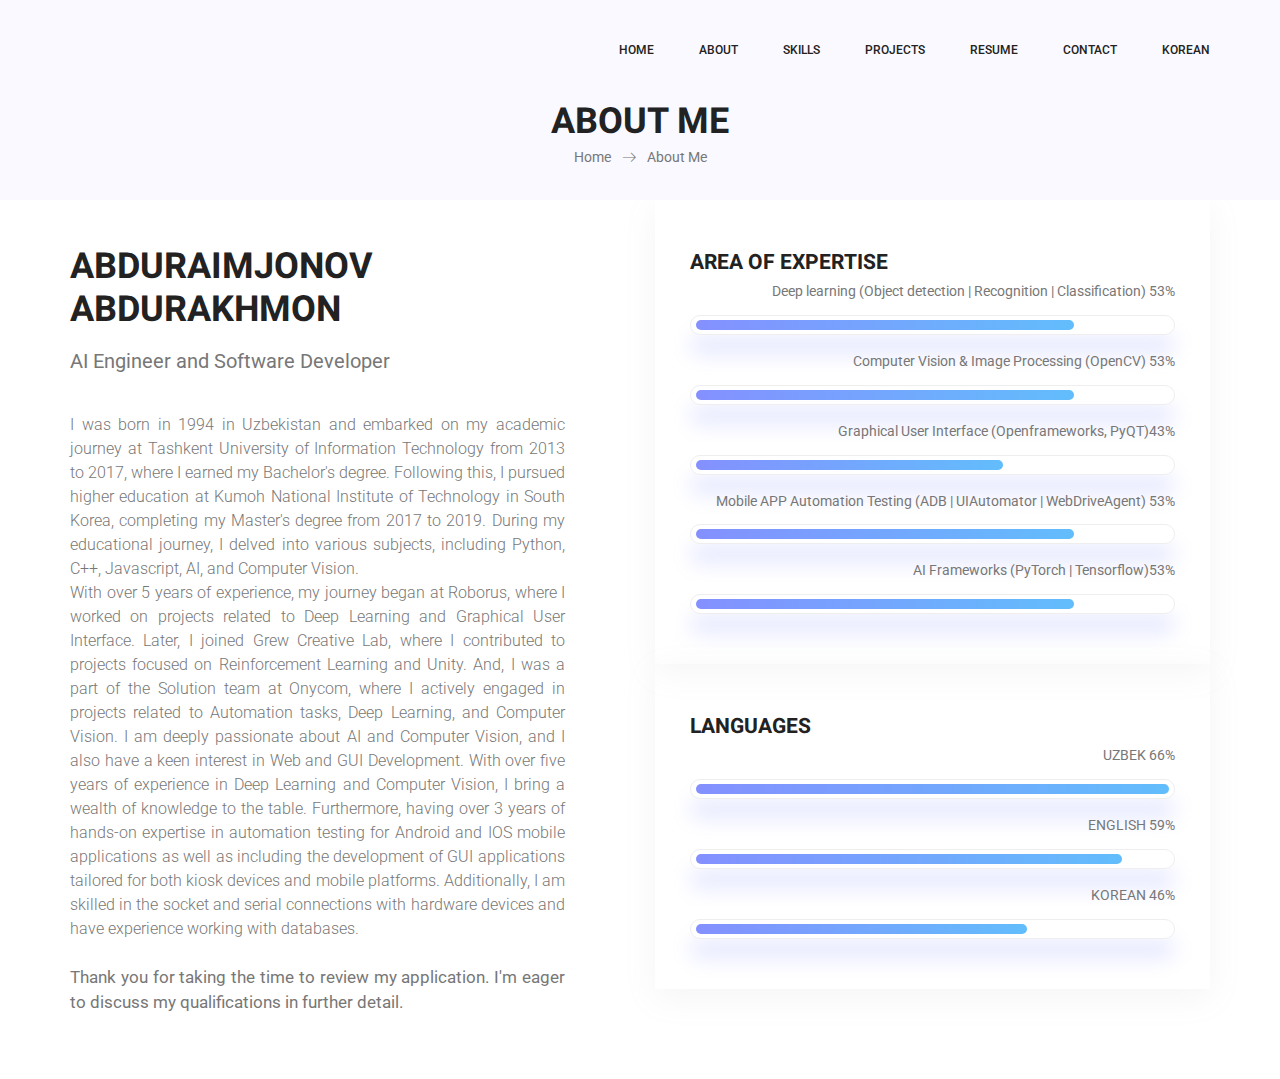
<file: about-us.html>
<!doctype html>
<html lang="en">
    <head>
        <!-- Required meta tags -->
        <meta charset="utf-8">
        <meta name="viewport" content="width=device-width, initial-scale=1, shrink-to-fit=no">
        <link rel="icon" href="img/favicon.png" type="image/png">
        <title>Abdurakhmon Abduraimjonov</title>
        <!-- Bootstrap CSS -->
        <link rel="stylesheet" href="css/bootstrap.css">
        <link rel="stylesheet" href="vendors/linericon/style.css">
        <link rel="stylesheet" href="css/font-awesome.min.css">
        <link rel="stylesheet" href="vendors/owl-carousel/owl.carousel.min.css">
        <link rel="stylesheet" href="vendors/lightbox/simpleLightbox.css">
        <link rel="stylesheet" href="vendors/nice-select/css/nice-select.css">
        <link rel="stylesheet" href="vendors/animate-css/animate.css">
        <link rel="stylesheet" href="vendors/flaticon/flaticon.css">
        <!-- main css -->
        <link rel="stylesheet" href="css/style.css">
        <link rel="stylesheet" href="css/responsive.css">
    </head>
    <body>
        
        <!--================Header Menu Area =================-->
        <header class="header_area">
            <div class="main_menu" id="mainNav">
            	<nav class="navbar navbar-expand-lg navbar-light">
					<div class="container box_1620">
						<!-- Brand and toggle get grouped for better mobile display -->
						<!-- <a class="navbar-brand logo_h" href="index.html"><img src="img/logo.png" alt=""></a> -->
						<button class="navbar-toggler" type="button" data-toggle="collapse" data-target="#navbarSupportedContent" aria-controls="navbarSupportedContent" aria-expanded="false" aria-label="Toggle navigation">
							<span class="icon-bar"></span>
							<span class="icon-bar"></span>
							<span class="icon-bar"></span>
						</button>
						<!-- Collect the nav links, forms, and other content for toggling -->
						<div class="collapse navbar-collapse offset" id="navbarSupportedContent">
							<ul class="nav navbar-nav menu_nav ml-auto">
								<li class="nav-item active"><a class="nav-link" href="index.html">Home</a></li> 
								<li class="nav-item"><a class="nav-link" href="about-us.html">About</a></li> 
								<li class="nav-item"><a class="nav-link" href="skills.html">Skills</a></li>
								<li class="nav-item"><a class="nav-link" href="projects.html">Projects</a></li>
								<li class="nav-item"><a class="nav-link" href="docs/RESUME.pdf" target="_blank">Resume</a>	</li>
								<!-- <li class="nav-item submenu dropdown">
									<a href="#" class="nav-link dropdown-toggle" data-toggle="dropdown" role="button" aria-haspopup="true" aria-expanded="false">Pages</a>
									<ul class="dropdown-menu">
										<li class="nav-item"><a class="nav-link" href="portfolio.html">Portfolio</a></li>
										<li class="nav-item"><a class="nav-link" href="portfolio-details.html">Project Details</a></li>
										<li class="nav-item"><a class="nav-link" href="elements.html">Elements</a></li>
									</ul>
								</li>  -->
								<!-- <li class="nav-item submenu dropdown">
									<a href="#" class="nav-link dropdown-toggle" data-toggle="dropdown" role="button" aria-haspopup="true" aria-expanded="false">Blog</a>
									<ul class="dropdown-menu">
										<li class="nav-item"><a class="nav-link" href="blog.html">Blog</a></li>
										<li class="nav-item"><a class="nav-link" href="single-blog.html">Blog Details</a></li>
									</ul>
								</li>  -->
								<li class="nav-item"><a class="nav-link" href="contact.html">Contact</a></li>
								<li class="nav-item"><a class="nav-link" href="about_kor.html">Korean</a></li>
							</ul>
						</div> 
					</div>
            	</nav>
            </div>
        </header>
        <!--================Header Menu Area =================-->
        
        <!--================Home Banner Area =================-->
        <section class="banner_area">
            <div class="banner_inner d-flex align-items-center">
            	<div class="overlay bg-parallax" data-stellar-ratio="0.9" data-stellar-vertical-offset="0" data-background=""></div>
				<div class="container">
					<div class="banner_content text-center">
						<h2>About Me</h2>
						<div class="page_link">
							<a href="index.html">Home</a>
							<a href="about-us.html">About Me</a>
						</div>
					</div>
				</div>
            </div>
        </section>
        <!--================End Home Banner Area =================-->
        
        <!--================Welcome Area =================-->
        <section class="welcome_area p_80">
        	<div class="container">
        		<div class="row welcome_inner">
        			<div class="col-lg-6">
        				<div class="welcome_text">
        					<h4>Abduraimjonov Abdurakhmon</h4>
							<p class="lead" style="font-size: 15pt"><strong>AI Engineer and Software Developer</strong></p>
							<p class="lead" align="justify" style="font-size: 12pt">I was born in 1994 in Uzbekistan and embarked on my academic journey at Tashkent University of Information Technology from 2013 to 2017, where I earned my Bachelor's degree. Following this, I pursued higher education at Kumoh National Institute of Technology in South Korea, completing my Master's degree from 2017 to 2019. During my educational journey, I delved into various subjects, including Python, 
								C++, Javascript, AI, and Computer Vision. <br> With over 5 years of experience, my journey began at Roborus, where I worked on projects related to Deep Learning and Graphical User Interface. Later, I joined Grew Creative Lab, where I contributed to projects focused on Reinforcement Learning and Unity. And, I was a part of the Solution team at Onycom, where I actively engaged in projects related to Automation tasks, Deep Learning, and Computer Vision. I am deeply passionate about AI and Computer Vision, and I also have a keen interest in Web and GUI Development. With over five years of experience in Deep Learning and Computer Vision, I bring a wealth of knowledge to the table. Furthermore, having over 3 years of hands-on expertise in automation testing for Android and IOS mobile applications as well as including the development of GUI applications tailored for both kiosk devices and mobile platforms.
								Additionally, I am skilled in the socket and serial connections with hardware devices and have experience working with databases.

								
								<br><br><strong style="font-size: 13pt; margin-bottom:0px">Thank you for taking the time to review my application. I'm eager to discuss my qualifications in further detail.</strong></br></br></p>
							
							
							<!-- <ul style="padding-left:30px">
								<li class="lead" style="font-size: 14pt">Master of Engineering in Computer Science/Artificial Intelligence</li>
								<li class="lead" style="font-size: 14pt">Bachelor of Science in Computer Science and Engineering</li>
								<li class="lead" style="font-size: 14pt">Certificate of Advanced Undergraduate Research in Artificial Intelligence and Machine Learning</li>
							</ul> -->
        					<!-- <p>inappropriate behavior is often laughed off as “boys will be boys,” women face higher conduct standards especially in the workplace. That’s why it’s crucial that, as women, our behavior on the job is beyond reproach. inappropriate behavior is often laughed.</p> -->
        					<!-- <div class="row"  align="center">
        						<div class="col-md-4">
        							<div class="wel_item">
        								<i class="lnr lnr-database"></i>
        								<h4>$2.5M</h4>
        								<p>Total Donation</p>
        							</div>
        						</div>
        						<div class="col-md-4">
        							<div class="wel_item">
        								<i class="lnr lnr-book"></i>
        								<h4>1465</h4>
        								<p>Total Projects</p>
        							</div>
        						</div>
        						<div class="col-md-4">
        							<div class="wel_item">
        								<i class="lnr lnr-users"></i>
        								<h4>3965</h4>
        								<p>Total Volunteers</p>
        							</div>
        						</div>
        					</div> -->
        				</div>
        			</div>
        			<div class="col-lg-6">
        				<div class="tools_expert">
        					<h3>Area of Expertise</h3>
        					<div class="skill_main">
								<div class="skill_item">
									<h4>Deep learning (Object detection | Recognition | Classification) <span class="counter">80</span>%</h4>
									<div class="progress">
										<div class="progress-bar" role="progressbar" aria-valuenow="80" aria-valuemin="0" aria-valuemax="100"></div>
									</div>
								</div>
								<div class="skill_item">
									<h4>Computer Vision & Image Processing (OpenCV) <span class="counter">80</span>%</h4>
									<div class="progress">
										<div class="progress-bar" role="progressbar" aria-valuenow="80" aria-valuemin="0" aria-valuemax="100"></div>
									</div>
								</div>
								<div class="skill_item">
									<h4>Graphical User Interface (Openframeworks, PyQT)<span class="counter">65</span>%</h4>
									<div class="progress">
										<div class="progress-bar" role="progressbar" aria-valuenow="65" aria-valuemin="0" aria-valuemax="100"></div>
									</div>
								</div>
								<div class="skill_item">
									<h4>Mobile APP Automation Testing (ADB | UIAutomator | WebDriveAgent) <span class="counter">80</span>%</h4>
									<div class="progress">
										<div class="progress-bar" role="progressbar" aria-valuenow="80" aria-valuemin="0" aria-valuemax="100"></div>
									</div>
								</div>								
								<div class="skill_item">
									<h4>AI Frameworks (PyTorch | Tensorflow)<span class="counter">80</span>%</h4>
									<div class="progress">
										<div class="progress-bar" role="progressbar" aria-valuenow="80" aria-valuemin="0" aria-valuemax="100"></div>
									</div>
								</div>
								<!-- <div class="skill_item">
									<h4><strong>Coding (Python | Team Coding | Debugging) </strong><span class="counter">90</span>%</h4>
									<div class="progress">
										<div class="progress-bar" role="progressbar" aria-valuenow="90" aria-valuemin="0" aria-valuemax="100"></div>
									</div>
								</div> -->
							</div>
        				</div>
						<div class="tools_expert">
        					<h3>Languages</h3>
        					<div class="skill_main">
								<div class="skill_item">
									<h4>UZBEK  <span class="counter">100</span>%</h4>
									<div class="progress">
										<div class="progress-bar" role="progressbar" aria-valuenow="100" aria-valuemin="0" aria-valuemax="100"></div>
									</div>
								</div>
								<div class="skill_item">
									<h4>ENGLISH  <span class="counter">90</span>%</h4>
									<div class="progress">
										<div class="progress-bar" role="progressbar" aria-valuenow="90" aria-valuemin="0" aria-valuemax="100"></div>
									</div>
								</div>
								<div class="skill_item">
									<h4>KOREAN  <span class="counter">70</span>%</h4>
									<div class="progress">
										<div class="progress-bar" role="progressbar" aria-valuenow="70" aria-valuemin="0" aria-valuemax="100"></div>
									</div>
								</div>								
							</div>
        				</div>
        			</div>
        		</div>
        	</div>
        </section>
        <!--================End Welcome Area =================-->
        

        
        <!-- Optional JavaScript -->
        <!-- jQuery first, then Popper.js, then Bootstrap JS -->
        <script src="js/jquery-3.2.1.min.js"></script>
        <script src="js/popper.js"></script>
        <script src="js/bootstrap.min.js"></script>
        <script src="js/stellar.js"></script>
        <script src="vendors/lightbox/simpleLightbox.min.js"></script>
        <script src="vendors/nice-select/js/jquery.nice-select.min.js"></script>
        <script src="vendors/isotope/imagesloaded.pkgd.min.js"></script>
        <script src="vendors/isotope/isotope-min.js"></script>
        <script src="vendors/owl-carousel/owl.carousel.min.js"></script>
        <script src="js/jquery.ajaxchimp.min.js"></script>
        <script src="js/mail-script.js"></script>
        <script src="vendors/counter-up/jquery.waypoints.min.js"></script>
        <script src="vendors/counter-up/jquery.counterup.min.js"></script>
        <script src="js/theme.js"></script>
    </body>
</html>
</file>
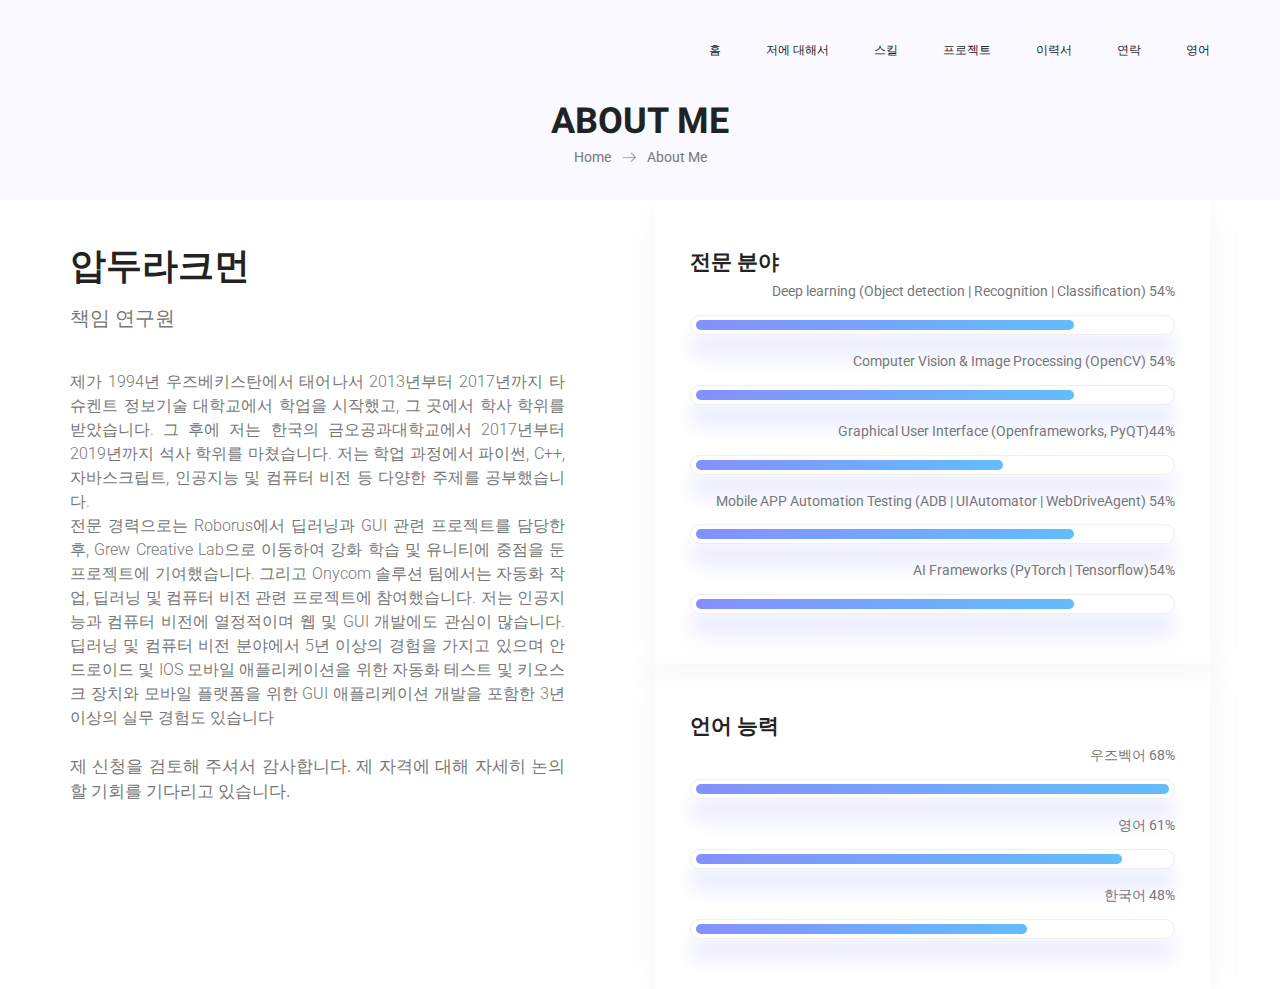
<file: about_kor.html>
<!doctype html>
<html lang="en">
    <head>
        <!-- Required meta tags -->
        <meta charset="utf-8">
        <meta name="viewport" content="width=device-width, initial-scale=1, shrink-to-fit=no">
        <link rel="icon" href="img/favicon.png" type="image/png">
        <title>Abdurakhmon Abduraimjonov</title>
        <!-- Bootstrap CSS -->
        <link rel="stylesheet" href="css/bootstrap.css">
        <link rel="stylesheet" href="vendors/linericon/style.css">
        <link rel="stylesheet" href="css/font-awesome.min.css">
        <link rel="stylesheet" href="vendors/owl-carousel/owl.carousel.min.css">
        <link rel="stylesheet" href="vendors/lightbox/simpleLightbox.css">
        <link rel="stylesheet" href="vendors/nice-select/css/nice-select.css">
        <link rel="stylesheet" href="vendors/animate-css/animate.css">
        <link rel="stylesheet" href="vendors/flaticon/flaticon.css">
        <!-- main css -->
        <link rel="stylesheet" href="css/style.css">
        <link rel="stylesheet" href="css/responsive.css">
    </head>
    <body>
        
        <!--================Header Menu Area =================-->
        <header class="header_area">
            <div class="main_menu" id="mainNav">
            	<nav class="navbar navbar-expand-lg navbar-light">
					<div class="container box_1620">
						<!-- Brand and toggle get grouped for better mobile display -->
						<!-- <a class="navbar-brand logo_h" href="index.html"><img src="img/logo.png" alt=""></a> -->
						<button class="navbar-toggler" type="button" data-toggle="collapse" data-target="#navbarSupportedContent" aria-controls="navbarSupportedContent" aria-expanded="false" aria-label="Toggle navigation">
							<span class="icon-bar"></span>
							<span class="icon-bar"></span>
							<span class="icon-bar"></span>
						</button>
						<!-- Collect the nav links, forms, and other content for toggling -->
						<div class="collapse navbar-collapse offset" id="navbarSupportedContent">
							<ul class="nav navbar-nav menu_nav ml-auto">
								<li class="nav-item active"><a class="nav-link" href="index_korean.html">홈</a></li> 
								<li class="nav-item"><a class="nav-link" href="about_kor.html">저에 대해서</a></li> 
								<li class="nav-item"><a class="nav-link" href="skills.html">스킬</a></li>
								<li class="nav-item"><a class="nav-link" href="projects.html">프로젝트</a></li>
								<li class="nav-item"><a class="nav-link" href="docs/RESUME.pdf" target="_blank">이력서</a></li>
								<!-- <li class="nav-item submenu dropdown">
									<a href="#" class="nav-link dropdown-toggle" data-toggle="dropdown" role="button" aria-haspopup="true" aria-expanded="false">Pages</a>
									<ul class="dropdown-menu">
										<li class="nav-item"><a class="nav-link" href="portfolio.html">Portfolio</a></li>
										<li class="nav-item"><a class="nav-link" href="portfolio-details.html">Project Details</a></li>
										<li class="nav-item"><a class="nav-link" href="elements.html">Elements</a></li>
									</ul>
								</li>  -->
								<!-- <li class="nav-item submenu dropdown">
									<a href="#" class="nav-link dropdown-toggle" data-toggle="dropdown" role="button" aria-haspopup="true" aria-expanded="false">Blog</a>
									<ul class="dropdown-menu">
										<li class="nav-item"><a class="nav-link" href="blog.html">Blog</a></li>
										<li class="nav-item"><a class="nav-link" href="single-blog.html">Blog Details</a></li>
									</ul>
								</li>  -->
								<li class="nav-item"><a class="nav-link" href="contact.html">연락</a></li>
								<li class="nav-item"><a class="nav-link" href="about-us.html">영어</a></li>
							</ul>
						</div> 
					</div>
            	</nav>
            </div>
        </header>
        <!--================Header Menu Area =================-->
        
        <!--================Home Banner Area =================-->
        <section class="banner_area">
            <div class="banner_inner d-flex align-items-center">
            	<div class="overlay bg-parallax" data-stellar-ratio="0.9" data-stellar-vertical-offset="0" data-background=""></div>
				<div class="container">
					<div class="banner_content text-center">
						<h2>About Me</h2>
						<div class="page_link">
							<a href="index.html">Home</a>
							<a href="about-us.html">About Me</a>
						</div>
					</div>
				</div>
            </div>
        </section>
        <!--================End Home Banner Area =================-->
        
        <!--================Welcome Area =================-->
        <section class="welcome_area p_80">
        	<div class="container">
        		<div class="row welcome_inner">
        			<div class="col-lg-6">
        				<div class="welcome_text">
        					<h4>압두라크먼</h4>
							<p class="lead" style="font-size: 15pt"><strong>책임 연구원</strong></p>
							<p class="lead" align="justify" style="font-size: 12pt">제가 1994년 우즈베키스탄에서 태어나서 2013년부터 2017년까지 타슈켄트 정보기술 대학교에서 학업을 시작했고, 그 곳에서 학사 학위를 받았습니다. 그 후에 저는 한국의 금오공과대학교에서 2017년부터 2019년까지 석사 학위를 마쳤습니다. 저는 학업 과정에서 파이썬, C++, 자바스크립트, 인공지능 및 컴퓨터 비전 등 다양한 주제를 공부했습니다.
								<br> 전문 경력으로는 Roborus에서 딥러닝과 GUI 관련 프로젝트를 담당한 후, Grew Creative Lab으로 이동하여 강화 학습 및 유니티에 중점을 둔 프로젝트에 기여했습니다. 그리고 Onycom 솔루션 팀에서는 자동화 작업, 딥러닝 및 컴퓨터 비전 관련 프로젝트에 참여했습니다. 저는 인공지능과 컴퓨터 비전에 열정적이며 웹 및 GUI 개발에도 관심이 많습니다. 딥러닝 및 컴퓨터 비전 분야에서 5년 이상의 경험을 가지고 있으며 안드로이드 및 IOS 모바일 애플리케이션을 위한 자동화 테스트 및 키오스크 장치와 모바일 플랫폼을 위한 GUI 애플리케이션 개발을 포함한 3년 이상의 실무 경험도 있습니다
								<br><br><strong style="font-size: 13pt; margin-bottom:0px">제 신청을 검토해 주셔서 감사합니다. 제 자격에 대해 자세히 논의할 기회를 기다리고 있습니다.</strong></br></br></p>
							
							
							<!-- <ul style="padding-left:30px">
								<li class="lead" style="font-size: 14pt">Master of Engineering in Computer Science/Artificial Intelligence</li>
								<li class="lead" style="font-size: 14pt">Bachelor of Science in Computer Science and Engineering</li>
								<li class="lead" style="font-size: 14pt">Certificate of Advanced Undergraduate Research in Artificial Intelligence and Machine Learning</li>
							</ul> -->
        					<!-- <p>inappropriate behavior is often laughed off as “boys will be boys,” women face higher conduct standards especially in the workplace. That’s why it’s crucial that, as women, our behavior on the job is beyond reproach. inappropriate behavior is often laughed.</p> -->
        					<!-- <div class="row"  align="center">
        						<div class="col-md-4">
        							<div class="wel_item">
        								<i class="lnr lnr-database"></i>
        								<h4>$2.5M</h4>
        								<p>Total Donation</p>
        							</div>
        						</div>
        						<div class="col-md-4">
        							<div class="wel_item">
        								<i class="lnr lnr-book"></i>
        								<h4>1465</h4>
        								<p>Total Projects</p>
        							</div>
        						</div>
        						<div class="col-md-4">
        							<div class="wel_item">
        								<i class="lnr lnr-users"></i>
        								<h4>3965</h4>
        								<p>Total Volunteers</p>
        							</div>
        						</div>
        					</div> -->
        				</div>
        			</div>
        			<div class="col-lg-6">
        				<div class="tools_expert">
        					<h3>전문 분야</h3>
        					<div class="skill_main">
								<div class="skill_item">
									<h4>Deep learning (Object detection | Recognition | Classification) <span class="counter">80</span>%</h4>
									<div class="progress">
										<div class="progress-bar" role="progressbar" aria-valuenow="80" aria-valuemin="0" aria-valuemax="100"></div>
									</div>
								</div>
								<div class="skill_item">
									<h4>Computer Vision & Image Processing (OpenCV) <span class="counter">80</span>%</h4>
									<div class="progress">
										<div class="progress-bar" role="progressbar" aria-valuenow="80" aria-valuemin="0" aria-valuemax="100"></div>
									</div>
								</div>
								<div class="skill_item">
									<h4>Graphical User Interface (Openframeworks, PyQT)<span class="counter">65</span>%</h4>
									<div class="progress">
										<div class="progress-bar" role="progressbar" aria-valuenow="65" aria-valuemin="0" aria-valuemax="100"></div>
									</div>
								</div>
								<div class="skill_item">
									<h4>Mobile APP Automation Testing (ADB | UIAutomator | WebDriveAgent) <span class="counter">80</span>%</h4>
									<div class="progress">
										<div class="progress-bar" role="progressbar" aria-valuenow="80" aria-valuemin="0" aria-valuemax="100"></div>
									</div>
								</div>								
								<div class="skill_item">
									<h4>AI Frameworks (PyTorch | Tensorflow)<span class="counter">80</span>%</h4>
									<div class="progress">
										<div class="progress-bar" role="progressbar" aria-valuenow="80" aria-valuemin="0" aria-valuemax="100"></div>
									</div>
								</div>
								<!-- <div class="skill_item">
									<h4><strong>Coding (Python | Team Coding | Debugging) </strong><span class="counter">90</span>%</h4>
									<div class="progress">
										<div class="progress-bar" role="progressbar" aria-valuenow="90" aria-valuemin="0" aria-valuemax="100"></div>
									</div>
								</div> -->
							</div>
        				</div>
						<div class="tools_expert">
        					<h3>언어 능력</h3>
        					<div class="skill_main">
								<div class="skill_item">
									<h4>우즈벡어  <span class="counter">100</span>%</h4>
									<div class="progress">
										<div class="progress-bar" role="progressbar" aria-valuenow="100" aria-valuemin="0" aria-valuemax="100"></div>
									</div>
								</div>
								<div class="skill_item">
									<h4>영어  <span class="counter">90</span>%</h4>
									<div class="progress">
										<div class="progress-bar" role="progressbar" aria-valuenow="90" aria-valuemin="0" aria-valuemax="100"></div>
									</div>
								</div>
								<div class="skill_item">
									<h4>한국어  <span class="counter">70</span>%</h4>
									<div class="progress">
										<div class="progress-bar" role="progressbar" aria-valuenow="70" aria-valuemin="0" aria-valuemax="100"></div>
									</div>
								</div>								
							</div>
        				</div>
        			</div>
        		</div>
        	</div>
        </section>
        <!--================End Welcome Area =================-->
        

        
        <!-- Optional JavaScript -->
        <!-- jQuery first, then Popper.js, then Bootstrap JS -->
        <script src="js/jquery-3.2.1.min.js"></script>
        <script src="js/popper.js"></script>
        <script src="js/bootstrap.min.js"></script>
        <script src="js/stellar.js"></script>
        <script src="vendors/lightbox/simpleLightbox.min.js"></script>
        <script src="vendors/nice-select/js/jquery.nice-select.min.js"></script>
        <script src="vendors/isotope/imagesloaded.pkgd.min.js"></script>
        <script src="vendors/isotope/isotope-min.js"></script>
        <script src="vendors/owl-carousel/owl.carousel.min.js"></script>
        <script src="js/jquery.ajaxchimp.min.js"></script>
        <script src="js/mail-script.js"></script>
        <script src="vendors/counter-up/jquery.waypoints.min.js"></script>
        <script src="vendors/counter-up/jquery.counterup.min.js"></script>
        <script src="js/theme.js"></script>
    </body>
</html>
</file>
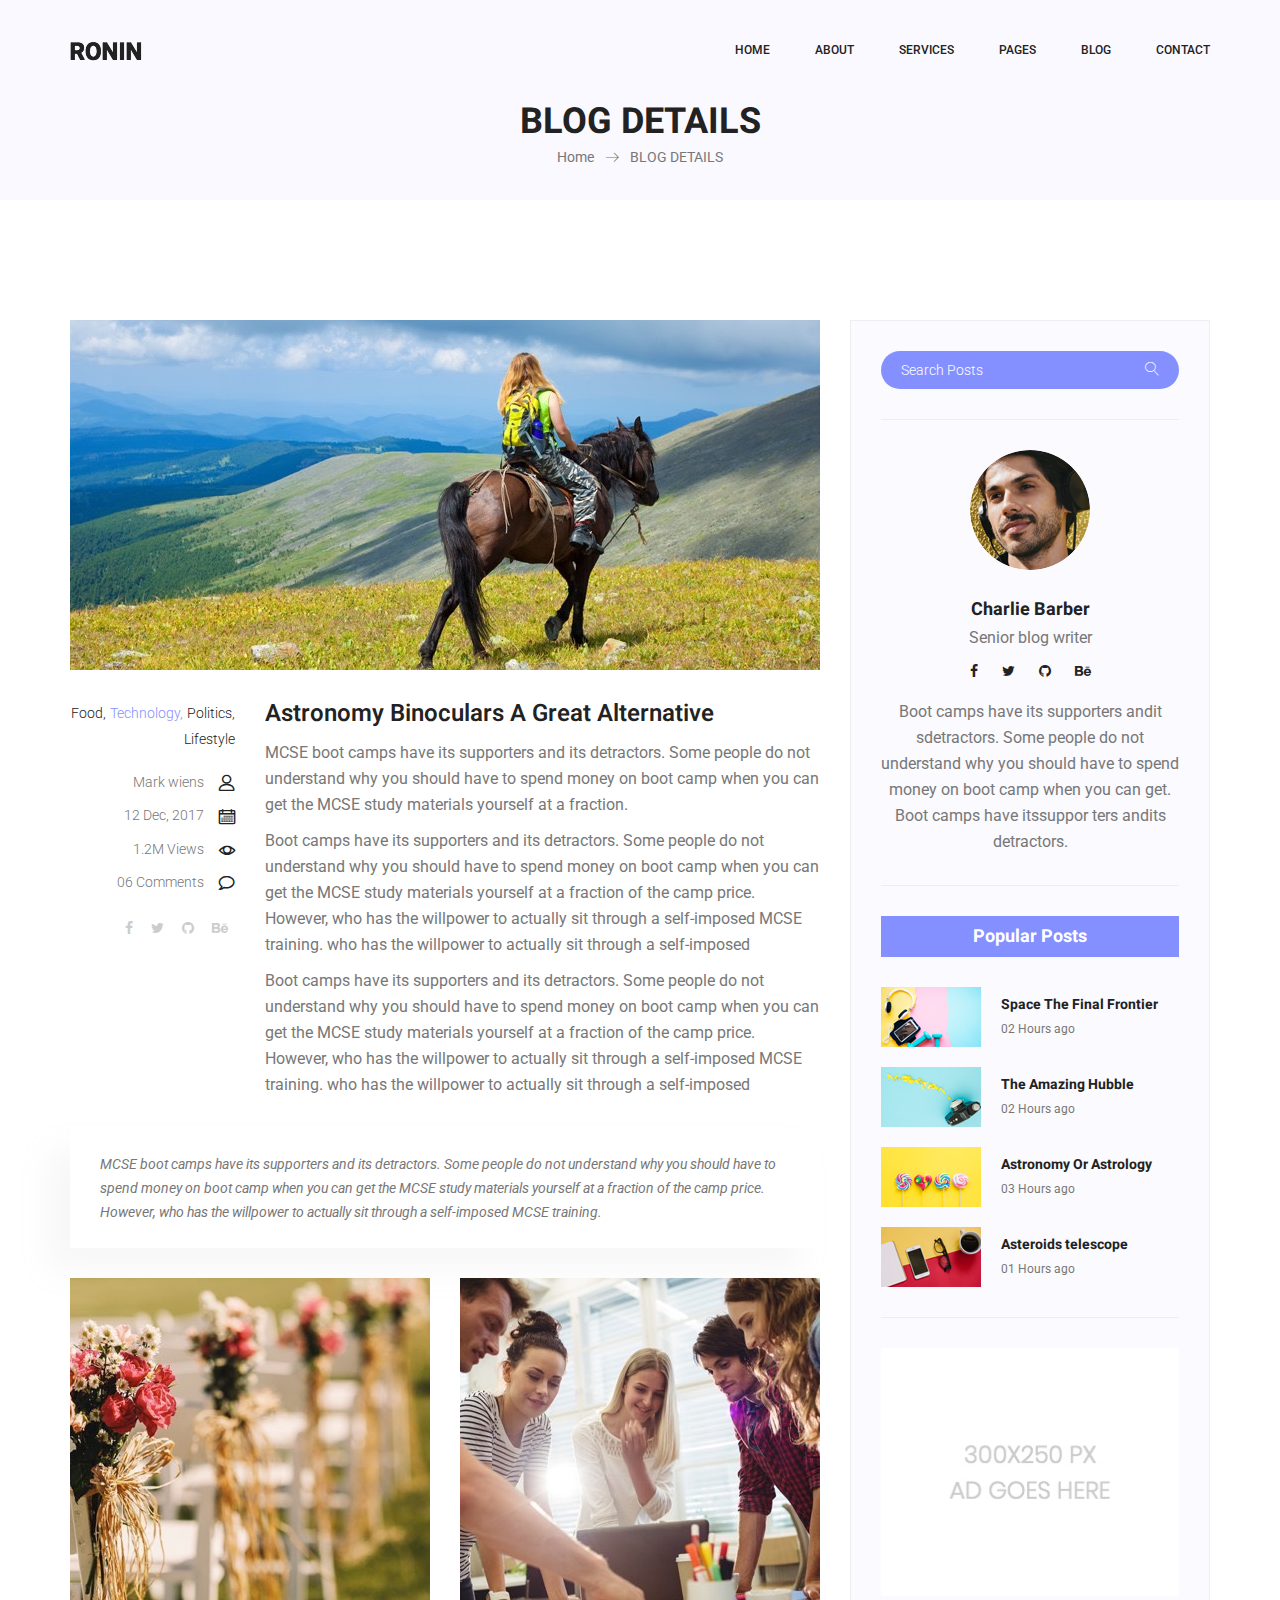
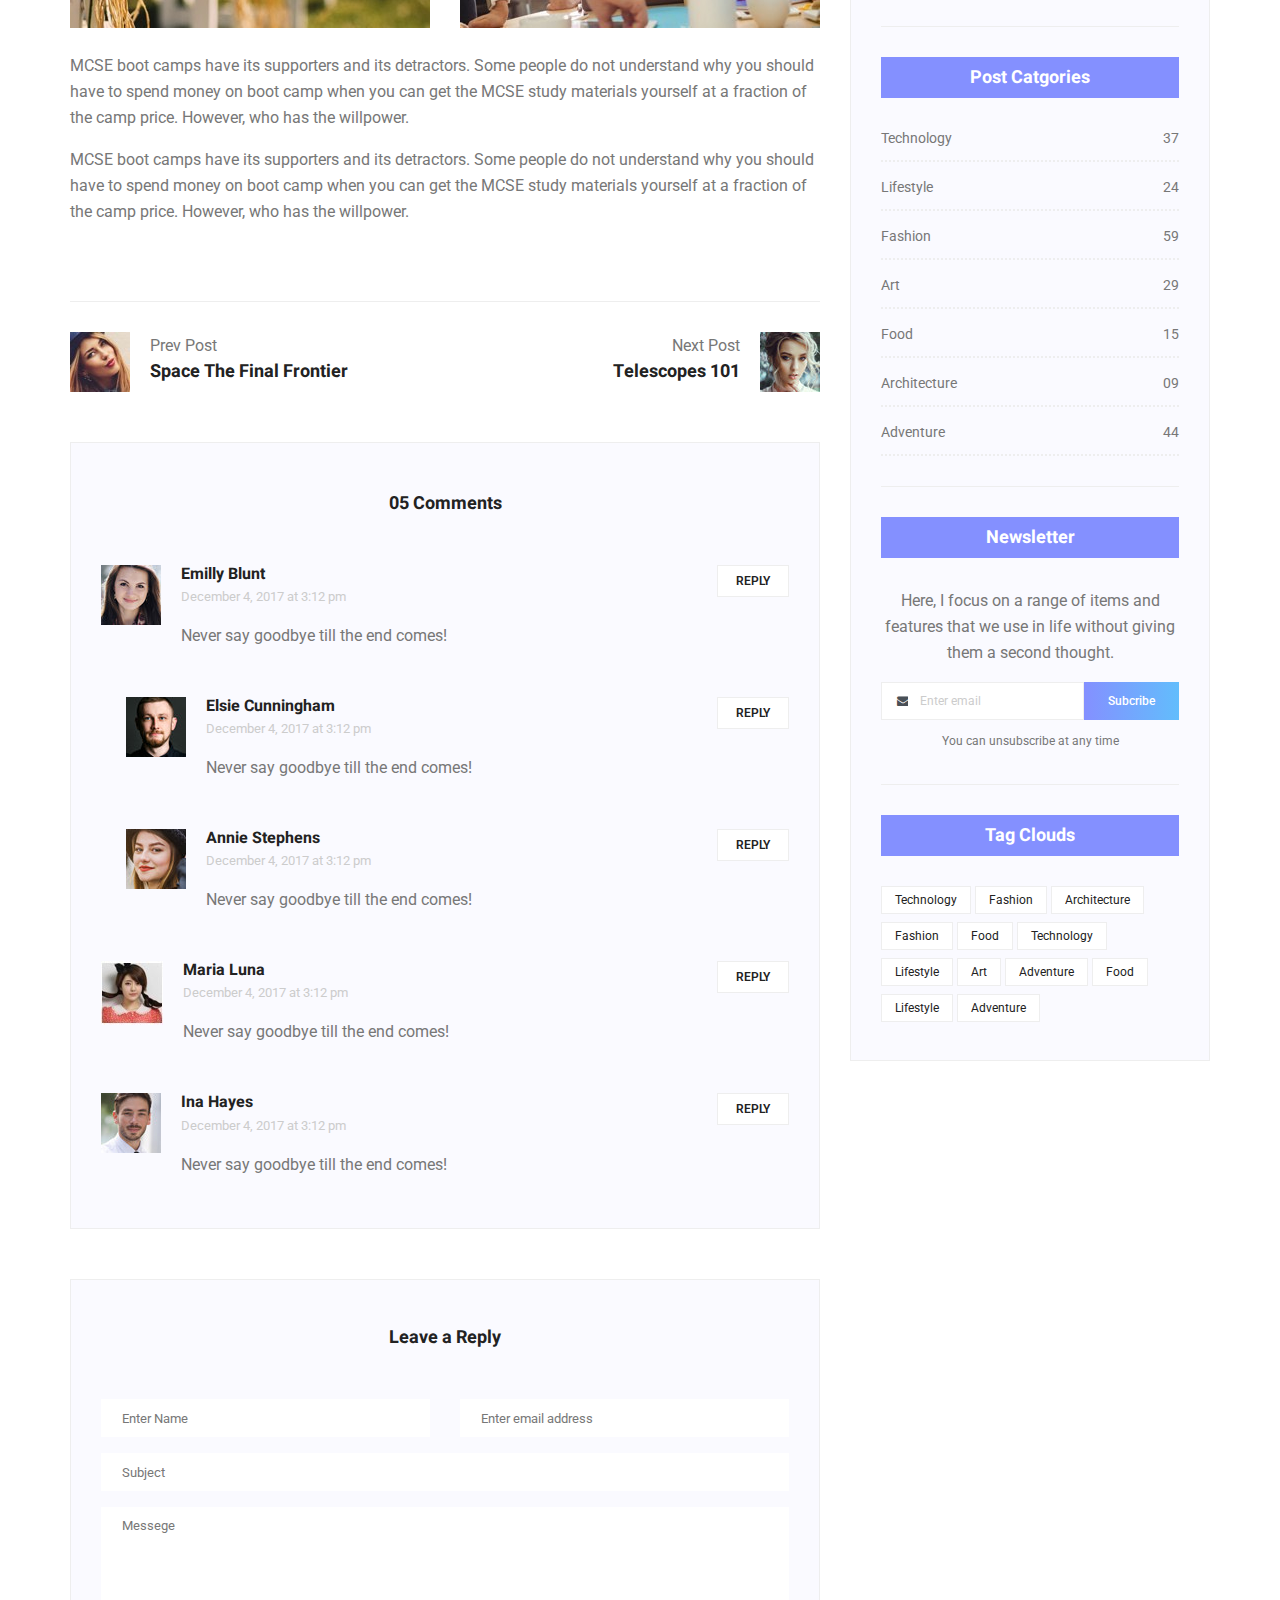
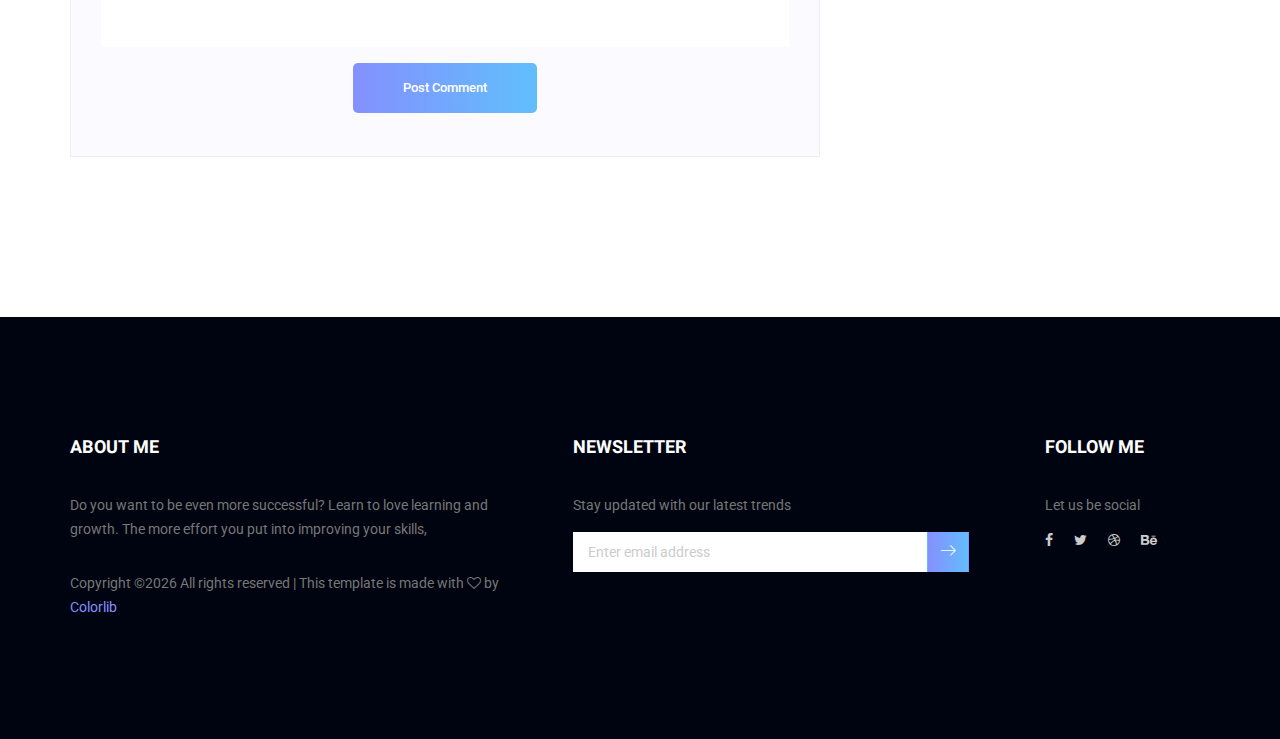
<file: single-blog.html>
<!doctype html>
<html lang="en">
    <head>
        <!-- Required meta tags -->
        <meta charset="utf-8">
        <meta name="viewport" content="width=device-width, initial-scale=1, shrink-to-fit=no">
        <link rel="icon" href="img/favicon.png" type="image/png">
        <title>Ronin Multi</title>
        <!-- Bootstrap CSS -->
        <link rel="stylesheet" href="css/bootstrap.css">
        <link rel="stylesheet" href="vendors/linericon/style.css">
        <link rel="stylesheet" href="css/font-awesome.min.css">
        <link rel="stylesheet" href="vendors/owl-carousel/owl.carousel.min.css">
        <link rel="stylesheet" href="vendors/lightbox/simpleLightbox.css">
        <link rel="stylesheet" href="vendors/nice-select/css/nice-select.css">
        <link rel="stylesheet" href="vendors/animate-css/animate.css">
        <!-- main css -->
        <link rel="stylesheet" href="css/style.css">
        <link rel="stylesheet" href="css/responsive.css">
    </head>
    <body>
        
        <!--================Header Menu Area =================-->
        <header class="header_area">
            <div class="main_menu" id="mainNav">
            	<nav class="navbar navbar-expand-lg navbar-light">
					<div class="container box_1620">
						<!-- Brand and toggle get grouped for better mobile display -->
						<a class="navbar-brand logo_h" href="index.html"><img src="img/logo.png" alt=""></a>
						<button class="navbar-toggler" type="button" data-toggle="collapse" data-target="#navbarSupportedContent" aria-controls="navbarSupportedContent" aria-expanded="false" aria-label="Toggle navigation">
							<span class="icon-bar"></span>
							<span class="icon-bar"></span>
							<span class="icon-bar"></span>
						</button>
						<!-- Collect the nav links, forms, and other content for toggling -->
						<div class="collapse navbar-collapse offset" id="navbarSupportedContent">
							<ul class="nav navbar-nav menu_nav ml-auto">
								<li class="nav-item active"><a class="nav-link" href="index.html">Home</a></li> 
								<li class="nav-item"><a class="nav-link" href="about-us.html">About</a></li> 
								<li class="nav-item"><a class="nav-link" href="services.html">Services</a>
								<li class="nav-item submenu dropdown">
									<a href="#" class="nav-link dropdown-toggle" data-toggle="dropdown" role="button" aria-haspopup="true" aria-expanded="false">Pages</a>
									<ul class="dropdown-menu">
										<li class="nav-item"><a class="nav-link" href="portfolio.html">Portfolio</a></li>
										<li class="nav-item"><a class="nav-link" href="portfolio-details.html">Project Details</a></li>
										<li class="nav-item"><a class="nav-link" href="elements.html">Elements</a></li>
									</ul>
								</li> 
								<li class="nav-item submenu dropdown">
									<a href="#" class="nav-link dropdown-toggle" data-toggle="dropdown" role="button" aria-haspopup="true" aria-expanded="false">Blog</a>
									<ul class="dropdown-menu">
										<li class="nav-item"><a class="nav-link" href="blog.html">Blog</a></li>
										<li class="nav-item"><a class="nav-link" href="single-blog.html">Blog Details</a></li>
									</ul>
								</li> 
								<li class="nav-item"><a class="nav-link" href="contact.html">Contact</a></li>
							</ul>
						</div> 
					</div>
            	</nav>
            </div>
        </header>
        <!--================Header Menu Area =================-->
        
        <!--================Home Banner Area =================-->
        <section class="banner_area">
            <div class="banner_inner d-flex align-items-center">
            	<div class="overlay bg-parallax" data-stellar-ratio="0.9" data-stellar-vertical-offset="0" data-background=""></div>
				<div class="container">
					<div class="banner_content text-center">
						<h2>BLOG DETAILS</h2>
						<div class="page_link">
							<a href="index.html">Home</a>
							<a href="single-blog.html">BLOG DETAILS</a>
						</div>
						
					</div>
				</div>
            </div>
        </section>
        <!--================End Home Banner Area =================-->
        
        <!--================Blog Area =================-->
        <section class="blog_area single-post-area p_120">
            <div class="container">
                <div class="row">
                    <div class="col-lg-8 posts-list">
                        <div class="single-post row">
                            <div class="col-lg-12">
                                <div class="feature-img">
                                    <img class="img-fluid" src="img/blog/feature-img1.jpg" alt="">
                                </div>									
                            </div>
                            <div class="col-lg-3  col-md-3">
                                <div class="blog_info text-right">
                                    <div class="post_tag">
                                        <a href="#">Food,</a>
                                        <a class="active" href="#">Technology,</a>
                                        <a href="#">Politics,</a>
                                        <a href="#">Lifestyle</a>
                                    </div>
                                    <ul class="blog_meta list">
                                        <li><a href="#">Mark wiens<i class="lnr lnr-user"></i></a></li>
                                        <li><a href="#">12 Dec, 2017<i class="lnr lnr-calendar-full"></i></a></li>
                                        <li><a href="#">1.2M Views<i class="lnr lnr-eye"></i></a></li>
                                        <li><a href="#">06 Comments<i class="lnr lnr-bubble"></i></a></li>
                                    </ul>
                                    <ul class="social-links">
                                        <li><a href="#"><i class="fa fa-facebook"></i></a></li>
                                        <li><a href="#"><i class="fa fa-twitter"></i></a></li>
                                        <li><a href="#"><i class="fa fa-github"></i></a></li>
                                        <li><a href="#"><i class="fa fa-behance"></i></a></li>
                                    </ul>
                                </div>
                            </div>
                            <div class="col-lg-9 col-md-9 blog_details">
                                <h2>Astronomy Binoculars A Great Alternative</h2>
                                <p class="excert">
                                    MCSE boot camps have its supporters and its detractors. Some people do not understand why you should have to spend money on boot camp when you can get the MCSE study materials yourself at a fraction.
                                </p>
                                <p>
                                    Boot camps have its supporters and its detractors. Some people do not understand why you should have to spend money on boot camp when you can get the MCSE study materials yourself at a fraction of the camp price. However, who has the willpower to actually sit through a self-imposed MCSE training. who has the willpower to actually sit through a self-imposed
                                </p>
                                <p>
                                    Boot camps have its supporters and its detractors. Some people do not understand why you should have to spend money on boot camp when you can get the MCSE study materials yourself at a fraction of the camp price. However, who has the willpower to actually sit through a self-imposed MCSE training. who has the willpower to actually sit through a self-imposed
                                </p>
                            </div>
                            <div class="col-lg-12">
                                <div class="quotes">
                                    MCSE boot camps have its supporters and its detractors. Some people do not understand why you should have to spend money on boot camp when you can get the MCSE study materials yourself at a fraction of the camp price. However, who has the willpower to actually sit through a self-imposed MCSE training.										
                                </div>
                                <div class="row">
                                    <div class="col-6">
                                        <img class="img-fluid" src="img/blog/post-img1.jpg" alt="">
                                    </div>
                                    <div class="col-6">
                                        <img class="img-fluid" src="img/blog/post-img2.jpg" alt="">
                                    </div>	
                                    <div class="col-lg-12 mt-25">
                                        <p>
                                            MCSE boot camps have its supporters and its detractors. Some people do not understand why you should have to spend money on boot camp when you can get the MCSE study materials yourself at a fraction of the camp price. However, who has the willpower.
                                        </p>
                                        <p>
                                            MCSE boot camps have its supporters and its detractors. Some people do not understand why you should have to spend money on boot camp when you can get the MCSE study materials yourself at a fraction of the camp price. However, who has the willpower.
                                        </p>											
                                    </div>									
                                </div>
                            </div>
                        </div>
                        <div class="navigation-area">
                            <div class="row">
                                <div class="col-lg-6 col-md-6 col-12 nav-left flex-row d-flex justify-content-start align-items-center">
                                    <div class="thumb">
                                        <a href="#"><img class="img-fluid" src="img/blog/prev.jpg" alt=""></a>
                                    </div>
                                    <div class="arrow">
                                        <a href="#"><span class="lnr text-white lnr-arrow-left"></span></a>
                                    </div>
                                    <div class="detials">
                                        <p>Prev Post</p>
                                        <a href="#"><h4>Space The Final Frontier</h4></a>
                                    </div>
                                </div>
                                <div class="col-lg-6 col-md-6 col-12 nav-right flex-row d-flex justify-content-end align-items-center">
                                    <div class="detials">
                                        <p>Next Post</p>
                                        <a href="#"><h4>Telescopes 101</h4></a>
                                    </div>
                                    <div class="arrow">
                                        <a href="#"><span class="lnr text-white lnr-arrow-right"></span></a>
                                    </div>
                                    <div class="thumb">
                                        <a href="#"><img class="img-fluid" src="img/blog/next.jpg" alt=""></a>
                                    </div>										
                                </div>									
                            </div>
                        </div>
                        <div class="comments-area">
                            <h4>05 Comments</h4>
                            <div class="comment-list">
                                <div class="single-comment justify-content-between d-flex">
                                    <div class="user justify-content-between d-flex">
                                        <div class="thumb">
                                            <img src="img/blog/c1.jpg" alt="">
                                        </div>
                                        <div class="desc">
                                            <h5><a href="#">Emilly Blunt</a></h5>
                                            <p class="date">December 4, 2017 at 3:12 pm </p>
                                            <p class="comment">
                                                Never say goodbye till the end comes!
                                            </p>
                                        </div>
                                    </div>
                                    <div class="reply-btn">
                                           <a href="" class="btn-reply text-uppercase">reply</a> 
                                    </div>
                                </div>
                            </div>	
                            <div class="comment-list left-padding">
                                <div class="single-comment justify-content-between d-flex">
                                    <div class="user justify-content-between d-flex">
                                        <div class="thumb">
                                            <img src="img/blog/c2.jpg" alt="">
                                        </div>
                                        <div class="desc">
                                            <h5><a href="#">Elsie Cunningham</a></h5>
                                            <p class="date">December 4, 2017 at 3:12 pm </p>
                                            <p class="comment">
                                                Never say goodbye till the end comes!
                                            </p>
                                        </div>
                                    </div>
                                    <div class="reply-btn">
                                           <a href="" class="btn-reply text-uppercase">reply</a> 
                                    </div>
                                </div>
                            </div>	
                            <div class="comment-list left-padding">
                                <div class="single-comment justify-content-between d-flex">
                                    <div class="user justify-content-between d-flex">
                                        <div class="thumb">
                                            <img src="img/blog/c3.jpg" alt="">
                                        </div>
                                        <div class="desc">
                                            <h5><a href="#">Annie Stephens</a></h5>
                                            <p class="date">December 4, 2017 at 3:12 pm </p>
                                            <p class="comment">
                                                Never say goodbye till the end comes!
                                            </p>
                                        </div>
                                    </div>
                                    <div class="reply-btn">
                                           <a href="" class="btn-reply text-uppercase">reply</a> 
                                    </div>
                                </div>
                            </div>	
                            <div class="comment-list">
                                <div class="single-comment justify-content-between d-flex">
                                    <div class="user justify-content-between d-flex">
                                        <div class="thumb">
                                            <img src="img/blog/c4.jpg" alt="">
                                        </div>
                                        <div class="desc">
                                            <h5><a href="#">Maria Luna</a></h5>
                                            <p class="date">December 4, 2017 at 3:12 pm </p>
                                            <p class="comment">
                                                Never say goodbye till the end comes!
                                            </p>
                                        </div>
                                    </div>
                                    <div class="reply-btn">
                                           <a href="" class="btn-reply text-uppercase">reply</a> 
                                    </div>
                                </div>
                            </div>	
                            <div class="comment-list">
                                <div class="single-comment justify-content-between d-flex">
                                    <div class="user justify-content-between d-flex">
                                        <div class="thumb">
                                            <img src="img/blog/c5.jpg" alt="">
                                        </div>
                                        <div class="desc">
                                            <h5><a href="#">Ina Hayes</a></h5>
                                            <p class="date">December 4, 2017 at 3:12 pm </p>
                                            <p class="comment">
                                                Never say goodbye till the end comes!
                                            </p>
                                        </div>
                                    </div>
                                    <div class="reply-btn">
                                           <a href="" class="btn-reply text-uppercase">reply</a> 
                                    </div>
                                </div>
                            </div>	                                             				
                        </div>
                        <div class="comment-form">
                            <h4>Leave a Reply</h4>
                            <form>
                                <div class="form-group form-inline">
                                  <div class="form-group col-lg-6 col-md-6 name">
                                    <input type="text" class="form-control" id="name" placeholder="Enter Name" onfocus="this.placeholder = ''" onblur="this.placeholder = 'Enter Name'">
                                  </div>
                                  <div class="form-group col-lg-6 col-md-6 email">
                                    <input type="email" class="form-control" id="email" placeholder="Enter email address" onfocus="this.placeholder = ''" onblur="this.placeholder = 'Enter email address'">
                                  </div>										
                                </div>
                                <div class="form-group">
                                    <input type="text" class="form-control" id="subject" placeholder="Subject" onfocus="this.placeholder = ''" onblur="this.placeholder = 'Subject'">
                                </div>
                                <div class="form-group">
                                    <textarea class="form-control mb-10" rows="5" name="message" placeholder="Messege" onfocus="this.placeholder = ''" onblur="this.placeholder = 'Messege'" required=""></textarea>
                                </div>
                                <a href="#" class="primary-btn submit_btn">Post Comment</a>	
                            </form>
                        </div>
                    </div>
                    <div class="col-lg-4">
                        <div class="blog_right_sidebar">
                            <aside class="single_sidebar_widget search_widget">
                                <div class="input-group">
                                    <input type="text" class="form-control" placeholder="Search Posts">
                                    <span class="input-group-btn">
                                        <button class="btn btn-default" type="button"><i class="lnr lnr-magnifier"></i></button>
                                    </span>
                                </div><!-- /input-group -->
                                <div class="br"></div>
                            </aside>
                            <aside class="single_sidebar_widget author_widget">
                                <img class="author_img rounded-circle" src="img/blog/author.png" alt="">
                                <h4>Charlie Barber</h4>
                                <p>Senior blog writer</p>
                                <div class="social_icon">
                                    <a href="#"><i class="fa fa-facebook"></i></a>
                                    <a href="#"><i class="fa fa-twitter"></i></a>
                                    <a href="#"><i class="fa fa-github"></i></a>
                                    <a href="#"><i class="fa fa-behance"></i></a>
                                </div>
                                <p>Boot camps have its supporters andit sdetractors. Some people do not understand why you should have to spend money on boot camp when you can get. Boot camps have itssuppor ters andits detractors.</p>
                                <div class="br"></div>
                            </aside>
                            <aside class="single_sidebar_widget popular_post_widget">
                                <h3 class="widget_title">Popular Posts</h3>
                                <div class="media post_item">
                                    <img src="img/blog/popular-post/post1.jpg" alt="post">
                                    <div class="media-body">
                                        <a href="blog-details.html"><h3>Space The Final Frontier</h3></a>
                                        <p>02 Hours ago</p>
                                    </div>
                                </div>
                                <div class="media post_item">
                                    <img src="img/blog/popular-post/post2.jpg" alt="post">
                                    <div class="media-body">
                                        <a href="blog-details.html"><h3>The Amazing Hubble</h3></a>
                                        <p>02 Hours ago</p>
                                    </div>
                                </div>
                                <div class="media post_item">
                                    <img src="img/blog/popular-post/post3.jpg" alt="post">
                                    <div class="media-body">
                                        <a href="blog-details.html"><h3>Astronomy Or Astrology</h3></a>
                                        <p>03 Hours ago</p>
                                    </div>
                                </div>
                                <div class="media post_item">
                                    <img src="img/blog/popular-post/post4.jpg" alt="post">
                                    <div class="media-body">
                                        <a href="blog-details.html"><h3>Asteroids telescope</h3></a>
                                        <p>01 Hours ago</p>
                                    </div>
                                </div>
                                <div class="br"></div>
                            </aside>
                            <aside class="single_sidebar_widget ads_widget">
                                <a href="#"><img class="img-fluid" src="img/blog/add.jpg" alt=""></a>
                                <div class="br"></div>
                            </aside>
                            <aside class="single_sidebar_widget post_category_widget">
                                <h4 class="widget_title">Post Catgories</h4>
                                <ul class="list cat-list">
                                    <li>
                                        <a href="#" class="d-flex justify-content-between">
                                            <p>Technology</p>
                                            <p>37</p>
                                        </a>
                                    </li>
                                    <li>
                                        <a href="#" class="d-flex justify-content-between">
                                            <p>Lifestyle</p>
                                            <p>24</p>
                                        </a>
                                    </li>
                                    <li>
                                        <a href="#" class="d-flex justify-content-between">
                                            <p>Fashion</p>
                                            <p>59</p>
                                        </a>
                                    </li>
                                    <li>
                                        <a href="#" class="d-flex justify-content-between">
                                            <p>Art</p>
                                            <p>29</p>
                                        </a>
                                    </li>
                                    <li>
                                        <a href="#" class="d-flex justify-content-between">
                                            <p>Food</p>
                                            <p>15</p>
                                        </a>
                                    </li>
                                    <li>
                                        <a href="#" class="d-flex justify-content-between">
                                            <p>Architecture</p>
                                            <p>09</p>
                                        </a>
                                    </li>
                                    <li>
                                        <a href="#" class="d-flex justify-content-between">
                                            <p>Adventure</p>
                                            <p>44</p>
                                        </a>
                                    </li>															
                                </ul>
                                <div class="br"></div>
                            </aside>
                            <aside class="single-sidebar-widget newsletter_widget">
                                <h4 class="widget_title">Newsletter</h4>
                                <p>
                                Here, I focus on a range of items and features that we use in life without
                                giving them a second thought.
                                </p>
                                <div class="form-group d-flex flex-row">
                                    <div class="input-group">
                                        <div class="input-group-prepend">
                                            <div class="input-group-text"><i class="fa fa-envelope" aria-hidden="true"></i></div>
                                        </div>
                                        <input type="text" class="form-control" id="inlineFormInputGroup" placeholder="Enter email" onfocus="this.placeholder = ''" onblur="this.placeholder = 'Enter email'">
                                    </div>
                                    <a href="#" class="bbtns">Subcribe</a>
                                </div>	
                                <p class="text-bottom">You can unsubscribe at any time</p>	
                                <div class="br"></div>							
                            </aside>
                            <aside class="single-sidebar-widget tag_cloud_widget">
                                <h4 class="widget_title">Tag Clouds</h4>
                                <ul class="list">
                                    <li><a href="#">Technology</a></li>
                                    <li><a href="#">Fashion</a></li>
                                    <li><a href="#">Architecture</a></li>
                                    <li><a href="#">Fashion</a></li>
                                    <li><a href="#">Food</a></li>
                                    <li><a href="#">Technology</a></li>
                                    <li><a href="#">Lifestyle</a></li>
                                    <li><a href="#">Art</a></li>
                                    <li><a href="#">Adventure</a></li>
                                    <li><a href="#">Food</a></li>
                                    <li><a href="#">Lifestyle</a></li>
                                    <li><a href="#">Adventure</a></li>
                                </ul>
                            </aside>
                        </div>
                    </div>
                </div>
            </div>
        </section>
        <!--================Blog Area =================-->
        
        <!--================Footer Area =================-->
        <footer class="footer_area p_120">
        	<div class="container">
        		<div class="row footer_inner">
        			<div class="col-lg-5 col-sm-6">
        				<aside class="f_widget ab_widget">
        					<div class="f_title">
        						<h3>About Me</h3>
        					</div>
        					<p>Do you want to be even more successful? Learn to love learning and growth. The more effort you put into improving your skills,</p>
        					<p><!-- Link back to Colorlib can't be removed. Template is licensed under CC BY 3.0. -->
Copyright &copy;<script>document.write(new Date().getFullYear());</script> All rights reserved | This template is made with <i class="fa fa-heart-o" aria-hidden="true"></i> by <a href="https://colorlib.com" target="_blank">Colorlib</a>
<!-- Link back to Colorlib can't be removed. Template is licensed under CC BY 3.0. -->
</p>
        				</aside>
        			</div>
        			<div class="col-lg-5 col-sm-6">
        				<aside class="f_widget news_widget">
        					<div class="f_title">
        						<h3>Newsletter</h3>
        					</div>
        					<p>Stay updated with our latest trends</p>
        					<div id="mc_embed_signup">
                                <form target="_blank" action="https://spondonit.us12.list-manage.com/subscribe/post?u=1462626880ade1ac87bd9c93a&amp;id=92a4423d01" method="get" class="subscribe_form relative">
                                	<div class="input-group d-flex flex-row">
                                        <input name="EMAIL" placeholder="Enter email address" onfocus="this.placeholder = ''" onblur="this.placeholder = 'Email Address '" required="" type="email">
                                        <button class="btn sub-btn"><span class="lnr lnr-arrow-right"></span></button>		
                                    </div>				
                                    <div class="mt-10 info"></div>
                                </form>
                            </div>
        				</aside>
        			</div>
        			<div class="col-lg-2">
        				<aside class="f_widget social_widget">
        					<div class="f_title">
        						<h3>Follow Me</h3>
        					</div>
        					<p>Let us be social</p>
        					<ul class="list">
        						<li><a href="#"><i class="fa fa-facebook"></i></a></li>
        						<li><a href="#"><i class="fa fa-twitter"></i></a></li>
        						<li><a href="#"><i class="fa fa-dribbble"></i></a></li>
        						<li><a href="#"><i class="fa fa-behance"></i></a></li>
        					</ul>
        				</aside>
        			</div>
        		</div>
        	</div>
        </footer>
        <!--================End Footer Area =================-->
        
        
        
        
        <!-- Optional JavaScript -->
        <!-- jQuery first, then Popper.js, then Bootstrap JS -->
        <script src="js/jquery-3.2.1.min.js"></script>
        <script src="js/popper.js"></script>
        <script src="js/bootstrap.min.js"></script>
        <script src="js/stellar.js"></script>
        <script src="vendors/lightbox/simpleLightbox.min.js"></script>
        <script src="vendors/nice-select/js/jquery.nice-select.min.js"></script>
        <script src="vendors/isotope/imagesloaded.pkgd.min.js"></script>
        <script src="vendors/isotope/isotope-min.js"></script>
        <script src="vendors/owl-carousel/owl.carousel.min.js"></script>
        <script src="js/jquery.ajaxchimp.min.js"></script>
        <script src="js/mail-script.js"></script>
        <script src="vendors/counter-up/jquery.waypoints.min.js"></script>
        <script src="vendors/counter-up/jquery.counterup.min.js"></script>
        <script src="js/theme.js"></script>
    </body>
</html>
</file>
<file: vendors/linericon/style.css>
@font-face {
	font-family: 'Linearicons-Free';
	src:url('fonts/Linearicons-Free.eot?w118d');
	src:url('fonts/Linearicons-Free.eot?#iefixw118d') format('embedded-opentype'),
		url('fonts/Linearicons-Free.woff2?w118d') format('woff2'),
		url('fonts/Linearicons-Free.woff?w118d') format('woff'),
		url('fonts/Linearicons-Free.ttf?w118d') format('truetype'),
		url('fonts/Linearicons-Free.svg?w118d#Linearicons-Free') format('svg');
	font-weight: normal;
	font-style: normal;
}

.lnr {
	font-family: 'Linearicons-Free';
	speak: none;
	font-style: normal;
	font-weight: normal;
	font-variant: normal;
	text-transform: none;
	line-height: 1;

	/* Better Font Rendering =========== */
	-webkit-font-smoothing: antialiased;
	-moz-osx-font-smoothing: grayscale;
}

.lnr-home:before {
	content: "\e800";
}
.lnr-apartment:before {
	content: "\e801";
}
.lnr-pencil:before {
	content: "\e802";
}
.lnr-magic-wand:before {
	content: "\e803";
}
.lnr-drop:before {
	content: "\e804";
}
.lnr-lighter:before {
	content: "\e805";
}
.lnr-poop:before {
	content: "\e806";
}
.lnr-sun:before {
	content: "\e807";
}
.lnr-moon:before {
	content: "\e808";
}
.lnr-cloud:before {
	content: "\e809";
}
.lnr-cloud-upload:before {
	content: "\e80a";
}
.lnr-cloud-download:before {
	content: "\e80b";
}
.lnr-cloud-sync:before {
	content: "\e80c";
}
.lnr-cloud-check:before {
	content: "\e80d";
}
.lnr-database:before {
	content: "\e80e";
}
.lnr-lock:before {
	content: "\e80f";
}
.lnr-cog:before {
	content: "\e810";
}
.lnr-trash:before {
	content: "\e811";
}
.lnr-dice:before {
	content: "\e812";
}
.lnr-heart:before {
	content: "\e813";
}
.lnr-star:before {
	content: "\e814";
}
.lnr-star-half:before {
	content: "\e815";
}
.lnr-star-empty:before {
	content: "\e816";
}
.lnr-flag:before {
	content: "\e817";
}
.lnr-envelope:before {
	content: "\e818";
}
.lnr-paperclip:before {
	content: "\e819";
}
.lnr-inbox:before {
	content: "\e81a";
}
.lnr-eye:before {
	content: "\e81b";
}
.lnr-printer:before {
	content: "\e81c";
}
.lnr-file-empty:before {
	content: "\e81d";
}
.lnr-file-add:before {
	content: "\e81e";
}
.lnr-enter:before {
	content: "\e81f";
}
.lnr-exit:before {
	content: "\e820";
}
.lnr-graduation-hat:before {
	content: "\e821";
}
.lnr-license:before {
	content: "\e822";
}
.lnr-music-note:before {
	content: "\e823";
}
.lnr-film-play:before {
	content: "\e824";
}
.lnr-camera-video:before {
	content: "\e825";
}
.lnr-camera:before {
	content: "\e826";
}
.lnr-picture:before {
	content: "\e827";
}
.lnr-book:before {
	content: "\e828";
}
.lnr-bookmark:before {
	content: "\e829";
}
.lnr-user:before {
	content: "\e82a";
}
.lnr-users:before {
	content: "\e82b";
}
.lnr-shirt:before {
	content: "\e82c";
}
.lnr-store:before {
	content: "\e82d";
}
.lnr-cart:before {
	content: "\e82e";
}
.lnr-tag:before {
	content: "\e82f";
}
.lnr-phone-handset:before {
	content: "\e830";
}
.lnr-phone:before {
	content: "\e831";
}
.lnr-pushpin:before {
	content: "\e832";
}
.lnr-map-marker:before {
	content: "\e833";
}
.lnr-map:before {
	content: "\e834";
}
.lnr-location:before {
	content: "\e835";
}
.lnr-calendar-full:before {
	content: "\e836";
}
.lnr-keyboard:before {
	content: "\e837";
}
.lnr-spell-check:before {
	content: "\e838";
}
.lnr-screen:before {
	content: "\e839";
}
.lnr-smartphone:before {
	content: "\e83a";
}
.lnr-tablet:before {
	content: "\e83b";
}
.lnr-laptop:before {
	content: "\e83c";
}
.lnr-laptop-phone:before {
	content: "\e83d";
}
.lnr-power-switch:before {
	content: "\e83e";
}
.lnr-bubble:before {
	content: "\e83f";
}
.lnr-heart-pulse:before {
	content: "\e840";
}
.lnr-construction:before {
	content: "\e841";
}
.lnr-pie-chart:before {
	content: "\e842";
}
.lnr-chart-bars:before {
	content: "\e843";
}
.lnr-gift:before {
	content: "\e844";
}
.lnr-diamond:before {
	content: "\e845";
}
.lnr-linearicons:before {
	content: "\e846";
}
.lnr-dinner:before {
	content: "\e847";
}
.lnr-coffee-cup:before {
	content: "\e848";
}
.lnr-leaf:before {
	content: "\e849";
}
.lnr-paw:before {
	content: "\e84a";
}
.lnr-rocket:before {
	content: "\e84b";
}
.lnr-briefcase:before {
	content: "\e84c";
}
.lnr-bus:before {
	content: "\e84d";
}
.lnr-car:before {
	content: "\e84e";
}
.lnr-train:before {
	content: "\e84f";
}
.lnr-bicycle:before {
	content: "\e850";
}
.lnr-wheelchair:before {
	content: "\e851";
}
.lnr-select:before {
	content: "\e852";
}
.lnr-earth:before {
	content: "\e853";
}
.lnr-smile:before {
	content: "\e854";
}
.lnr-sad:before {
	content: "\e855";
}
.lnr-neutral:before {
	content: "\e856";
}
.lnr-mustache:before {
	content: "\e857";
}
.lnr-alarm:before {
	content: "\e858";
}
.lnr-bullhorn:before {
	content: "\e859";
}
.lnr-volume-high:before {
	content: "\e85a";
}
.lnr-volume-medium:before {
	content: "\e85b";
}
.lnr-volume-low:before {
	content: "\e85c";
}
.lnr-volume:before {
	content: "\e85d";
}
.lnr-mic:before {
	content: "\e85e";
}
.lnr-hourglass:before {
	content: "\e85f";
}
.lnr-undo:before {
	content: "\e860";
}
.lnr-redo:before {
	content: "\e861";
}
.lnr-sync:before {
	content: "\e862";
}
.lnr-history:before {
	content: "\e863";
}
.lnr-clock:before {
	content: "\e864";
}
.lnr-download:before {
	content: "\e865";
}
.lnr-upload:before {
	content: "\e866";
}
.lnr-enter-down:before {
	content: "\e867";
}
.lnr-exit-up:before {
	content: "\e868";
}
.lnr-bug:before {
	content: "\e869";
}
.lnr-code:before {
	content: "\e86a";
}
.lnr-link:before {
	content: "\e86b";
}
.lnr-unlink:before {
	content: "\e86c";
}
.lnr-thumbs-up:before {
	content: "\e86d";
}
.lnr-thumbs-down:before {
	content: "\e86e";
}
.lnr-magnifier:before {
	content: "\e86f";
}
.lnr-cross:before {
	content: "\e870";
}
.lnr-menu:before {
	content: "\e871";
}
.lnr-list:before {
	content: "\e872";
}
.lnr-chevron-up:before {
	content: "\e873";
}
.lnr-chevron-down:before {
	content: "\e874";
}
.lnr-chevron-left:before {
	content: "\e875";
}
.lnr-chevron-right:before {
	content: "\e876";
}
.lnr-arrow-up:before {
	content: "\e877";
}
.lnr-arrow-down:before {
	content: "\e878";
}
.lnr-arrow-left:before {
	content: "\e879";
}
.lnr-arrow-right:before {
	content: "\e87a";
}
.lnr-move:before {
	content: "\e87b";
}
.lnr-warning:before {
	content: "\e87c";
}
.lnr-question-circle:before {
	content: "\e87d";
}
.lnr-menu-circle:before {
	content: "\e87e";
}
.lnr-checkmark-circle:before {
	content: "\e87f";
}
.lnr-cross-circle:before {
	content: "\e880";
}
.lnr-plus-circle:before {
	content: "\e881";
}
.lnr-circle-minus:before {
	content: "\e882";
}
.lnr-arrow-up-circle:before {
	content: "\e883";
}
.lnr-arrow-down-circle:before {
	content: "\e884";
}
.lnr-arrow-left-circle:before {
	content: "\e885";
}
.lnr-arrow-right-circle:before {
	content: "\e886";
}
.lnr-chevron-up-circle:before {
	content: "\e887";
}
.lnr-chevron-down-circle:before {
	content: "\e888";
}
.lnr-chevron-left-circle:before {
	content: "\e889";
}
.lnr-chevron-right-circle:before {
	content: "\e88a";
}
.lnr-crop:before {
	content: "\e88b";
}
.lnr-frame-expand:before {
	content: "\e88c";
}
.lnr-frame-contract:before {
	content: "\e88d";
}
.lnr-layers:before {
	content: "\e88e";
}
.lnr-funnel:before {
	content: "\e88f";
}
.lnr-text-format:before {
	content: "\e890";
}
.lnr-text-format-remove:before {
	content: "\e891";
}
.lnr-text-size:before {
	content: "\e892";
}
.lnr-bold:before {
	content: "\e893";
}
.lnr-italic:before {
	content: "\e894";
}
.lnr-underline:before {
	content: "\e895";
}
.lnr-strikethrough:before {
	content: "\e896";
}
.lnr-highlight:before {
	content: "\e897";
}
.lnr-text-align-left:before {
	content: "\e898";
}
.lnr-text-align-center:before {
	content: "\e899";
}
.lnr-text-align-right:before {
	content: "\e89a";
}
.lnr-text-align-justify:before {
	content: "\e89b";
}
.lnr-line-spacing:before {
	content: "\e89c";
}
.lnr-indent-increase:before {
	content: "\e89d";
}
.lnr-indent-decrease:before {
	content: "\e89e";
}
.lnr-pilcrow:before {
	content: "\e89f";
}
.lnr-direction-ltr:before {
	content: "\e8a0";
}
.lnr-direction-rtl:before {
	content: "\e8a1";
}
.lnr-page-break:before {
	content: "\e8a2";
}
.lnr-sort-alpha-asc:before {
	content: "\e8a3";
}
.lnr-sort-amount-asc:before {
	content: "\e8a4";
}
.lnr-hand:before {
	content: "\e8a5";
}
.lnr-pointer-up:before {
	content: "\e8a6";
}
.lnr-pointer-right:before {
	content: "\e8a7";
}
.lnr-pointer-down:before {
	content: "\e8a8";
}
.lnr-pointer-left:before {
	content: "\e8a9";
}
</file>
<file: vendors/nice-select/css/nice-select.css>
.nice-select {
  -webkit-tap-highlight-color: transparent;
  background-color: #fff;
  border-radius: 5px;
  border: solid 1px #e8e8e8;
  box-sizing: border-box;
  clear: both;
  cursor: pointer;
  display: block;
  float: left;
  font-family: inherit;
  font-size: 14px;
  font-weight: normal;
  height: 42px;
  line-height: 40px;
  outline: none;
  padding-left: 18px;
  padding-right: 30px;
  position: relative;
  text-align: left !important;
  -webkit-transition: all 0.2s ease-in-out;
  transition: all 0.2s ease-in-out;
  -webkit-user-select: none;
     -moz-user-select: none;
      -ms-user-select: none;
          user-select: none;
  white-space: nowrap;
  width: auto; }
  .nice-select:hover {
    border-color: #dbdbdb; }
  .nice-select:active, .nice-select.open, .nice-select:focus {
    border-color: #999; }
  .nice-select:after {
    border-bottom: 2px solid #999;
    border-right: 2px solid #999;
    content: '';
    display: block;
    height: 5px;
    margin-top: -4px;
    pointer-events: none;
    position: absolute;
    right: 12px;
    top: 50%;
    -webkit-transform-origin: 66% 66%;
        -ms-transform-origin: 66% 66%;
            transform-origin: 66% 66%;
    -webkit-transform: rotate(45deg);
        -ms-transform: rotate(45deg);
            transform: rotate(45deg);
    -webkit-transition: all 0.15s ease-in-out;
    transition: all 0.15s ease-in-out;
    width: 5px; }
  .nice-select.open:after {
    -webkit-transform: rotate(-135deg);
        -ms-transform: rotate(-135deg);
            transform: rotate(-135deg); }
  .nice-select.open .list {
    opacity: 1;
    pointer-events: auto;
    -webkit-transform: scale(1) translateY(0);
        -ms-transform: scale(1) translateY(0);
            transform: scale(1) translateY(0); }
  .nice-select.disabled {
    border-color: #ededed;
    color: #999;
    pointer-events: none; }
    .nice-select.disabled:after {
      border-color: #cccccc; }
  .nice-select.wide {
    width: 100%; }
    .nice-select.wide .list {
      left: 0 !important;
      right: 0 !important; }
  .nice-select.right {
    float: right; }
    .nice-select.right .list {
      left: auto;
      right: 0; }
  .nice-select.small {
    font-size: 12px;
    height: 36px;
    line-height: 34px; }
    .nice-select.small:after {
      height: 4px;
      width: 4px; }
    .nice-select.small .option {
      line-height: 34px;
      min-height: 34px; }
  .nice-select .list {
    background-color: #fff;
    border-radius: 5px;
    box-shadow: 0 0 0 1px rgba(68, 68, 68, 0.11);
    box-sizing: border-box;
    margin-top: 4px;
    opacity: 0;
    overflow: hidden;
    padding: 0;
    pointer-events: none;
    position: absolute;
    top: 100%;
    left: 0;
    -webkit-transform-origin: 50% 0;
        -ms-transform-origin: 50% 0;
            transform-origin: 50% 0;
    -webkit-transform: scale(0.75) translateY(-21px);
        -ms-transform: scale(0.75) translateY(-21px);
            transform: scale(0.75) translateY(-21px);
    -webkit-transition: all 0.2s cubic-bezier(0.5, 0, 0, 1.25), opacity 0.15s ease-out;
    transition: all 0.2s cubic-bezier(0.5, 0, 0, 1.25), opacity 0.15s ease-out;
    z-index: 9; }
    .nice-select .list:hover .option:not(:hover) {
      background-color: transparent !important; }
  .nice-select .option {
    cursor: pointer;
    font-weight: 400;
    line-height: 40px;
    list-style: none;
    min-height: 40px;
    outline: none;
    padding-left: 18px;
    padding-right: 29px;
    text-align: left;
    -webkit-transition: all 0.2s;
    transition: all 0.2s; }
    .nice-select .option:hover, .nice-select .option.focus, .nice-select .option.selected.focus {
      background-color: #f6f6f6; }
    .nice-select .option.selected {
      font-weight: bold; }
    .nice-select .option.disabled {
      background-color: transparent;
      color: #999;
      cursor: default; }

.no-csspointerevents .nice-select .list {
  display: none; }

.no-csspointerevents .nice-select.open .list {
  display: block; }
</file>
<file: vendors/flaticon/flaticon.css>
/*
  	Flaticon icon font: Flaticon
  	Creation date: 26/06/2018 17:19
  	*/

@font-face {
  font-family: "Flaticon";
  src: url("./Flaticon.eot");
  src: url("./Flaticon.eot?#iefix") format("embedded-opentype"),
       url("./Flaticon.woff") format("woff"),
       url("./Flaticon.ttf") format("truetype"),
       url("./Flaticon.svg#Flaticon") format("svg");
  font-weight: normal;
  font-style: normal;
}

@media screen and (-webkit-min-device-pixel-ratio:0) {
  @font-face {
    font-family: "Flaticon";
    src: url("./Flaticon.svg#Flaticon") format("svg");
  }
}

[class^="flaticon-"]:before, [class*=" flaticon-"]:before,
[class^="flaticon-"]:after, [class*=" flaticon-"]:after {   
  font-family: Flaticon;
        font-size: 20px;
font-style: normal;
margin-left: 20px;
}

.flaticon-skyline:before { content: "\f100"; }
.flaticon-sketch:before { content: "\f101"; }
.flaticon-city:before { content: "\f102"; }
</file>
<file: css/style.css>
/*----------------------------------------------------
@File: Default Styles
@Author: Rocky Ahmed
@URL: http://wethemez.com
Author E-mail: rockybd1995@gmail.com

This file contains the styling for the actual theme, this
is the file you need to edit to change the look of the
theme.
---------------------------------------------------- */
/*=====================================================================
@Template Name: HostHub Construction 
@Author: Rocky Ahmed
@Developed By: Rocky Ahmed
@Developer URL: http://rocky.wethemez.com
Author E-mail: rockybd1995@gmail.com

@Default Styles

Table of Content:
01/ Variables
02/ predefin
03/ header
04/ button
05/ banner
06/ breadcrumb
07/ about
08/ team
09/ project 
10/ price 
11/ team 
12/ blog 
13/ video  
14/ features  
15/ career  
16/ contact 
17/ footer

=====================================================================*/
/*----------------------------------------------------*/
/*font Variables*/
/*Color Variables*/
/*=================== fonts ====================*/
@import url("https://fonts.googleapis.com/css?family=Heebo:300,400,500,700|Roboto:300,400,500,700");
/*---------------------------------------------------- */
/*----------------------------------------------------*/
.list {
  list-style: none;
  margin: 0px;
  padding: 0px; }

a {
  text-decoration: none;
  transition: all 0.3s ease-in-out; }
  a:hover, a:focus {
    text-decoration: none;
    outline: none; }

.row.m0 {
  margin: 0px; }

body {
  line-height: 26px;
  font-size: 16px;
  font-family: "Roboto", sans-serif;
  font-weight: normal;
  color: #777777; }

h1, h2, h3, h4, h5, h6 {
  font-family: "Heebo", sans-serif;
  font-weight: bold; }

button:focus {
  outline: none;
  box-shadow: none; }

.p_120 {
  padding-top: 120px;
  padding-bottom: 120px; }

.pad_top {
  padding-top: 120px; }

.pad_btm {
  padding-bottom: 120px; }

.mt-25 {
  margin-top: 25px; }

.p0 {
  padding-left: 0px;
  padding-right: 0px; }

@media (min-width: 1200px) {
  .container {
    max-width: 1170px; } }

@media (min-width: 1620px) {
  .box_1620 {
    max-width: 1650px;
    margin: auto; } }
.white_bg {
  background: #fff !important; }

/* Main Title Area css
============================================================================================ */
.main_title {
  text-align: center;
  margin-bottom: 75px; }
  .main_title h2 {
    font-family: "Heebo", sans-serif;
    font-size: 36px;
    color: #222222;
    font-weight: bold;
    margin-bottom: 15px;
    text-transform: uppercase; }
  .main_title p {
    font-size: 16px;
    font-family: "Roboto", sans-serif;
    line-height: 26px;
    color: #777777;
    margin-bottom: 0px;
    max-width: 570px;
    margin: auto; }
  .main_title.white h2 {
    color: #fff; }
  .main_title.white p {
    color: #fff;
    opacity: .6; }

/* End Main Title Area css
============================================================================================ */
/*---------------------------------------------------- */
/*----------------------------------------------------*/
.header_area {
  position: absolute;
  width: 100%;
  top: 0;
  left: 0;
  z-index: 99;
  transition: background 0.4s, all 0.3s linear; }
  .header_area .navbar {
    background: transparent;
    padding: 0px;
    border: 0px;
    border-radius: 0px; }
    .header_area .navbar .nav .nav-item {
      margin-right: 45px; }
      .header_area .navbar .nav .nav-item .nav-link {
        font: 500 12px/100px "Roboto", sans-serif;
        text-transform: uppercase;
        color: #222222;
        padding: 0px;
        display: inline-block; }
        .header_area .navbar .nav .nav-item .nav-link:after {
          display: none; }
      .header_area .navbar .nav .nav-item.submenu {
        position: relative; }
        .header_area .navbar .nav .nav-item.submenu ul {
          border: none;
          padding: 0px;
          border-radius: 0px;
          box-shadow: none;
          margin: 0px;
          background: #fff; }
          @media (min-width: 992px) {
            .header_area .navbar .nav .nav-item.submenu ul {
              position: absolute;
              top: 120%;
              left: 0px;
              min-width: 200px;
              text-align: left;
              opacity: 0;
              transition: all 300ms ease-in;
              visibility: hidden;
              display: block;
              border: none;
              padding: 0px;
              border-radius: 0px;
              box-shadow: 0px 10px 30px 0px rgba(0, 0, 0, 0.4); } }
          .header_area .navbar .nav .nav-item.submenu ul:before {
            content: "";
            width: 0;
            height: 0;
            border-style: solid;
            border-width: 10px 10px 0 10px;
            border-color: #eeeeee transparent transparent transparent;
            position: absolute;
            right: 24px;
            top: 45px;
            z-index: 3;
            opacity: 0;
            transition: all 400ms linear; }
          .header_area .navbar .nav .nav-item.submenu ul .nav-item {
            display: block;
            float: none;
            margin-right: 0px;
            border-bottom: 1px solid #ededed;
            margin-left: 0px;
            transition: all 0.4s linear; }
            .header_area .navbar .nav .nav-item.submenu ul .nav-item .nav-link {
              line-height: 45px;
              color: #222222;
              padding: 0px 30px;
              transition: all 150ms linear;
              display: block;
              margin-right: 0px; }
            .header_area .navbar .nav .nav-item.submenu ul .nav-item:last-child {
              border-bottom: none; }
            .header_area .navbar .nav .nav-item.submenu ul .nav-item:hover .nav-link {
              background: #8490ff;
              color: #fff; }
        @media (min-width: 992px) {
          .header_area .navbar .nav .nav-item.submenu:hover ul {
            visibility: visible;
            opacity: 1;
            top: 100%; } }
        .header_area .navbar .nav .nav-item.submenu:hover ul .nav-item {
          margin-top: 0px; }
      .header_area .navbar .nav .nav-item:last-child {
        margin-right: 0px; }
    .header_area .navbar .search {
      font-size: 12px;
      line-height: 60px;
      display: inline-block;
      color: #222222;
      margin-left: 80px; }
      .header_area .navbar .search i {
        font-weight: 600; }
  .header_area.navbar_fixed .main_menu {
    position: fixed;
    width: 100%;
    top: -70px;
    left: 0;
    right: 0;
    background: #fff;
    transform: translateY(70px);
    transition: transform 500ms ease, background 500ms ease;
    -webkit-transition: transform 500ms ease, background 500ms ease;
    box-shadow: 0px 3px 16px 0px rgba(0, 0, 0, 0.1); }
    .header_area.navbar_fixed .main_menu .navbar .nav .nav-item .nav-link {
      line-height: 70px; }
  @media (min-width: 992px) {
    .header_area.white_menu .navbar .navbar-brand img {
      display: none; }
      .header_area.white_menu .navbar .navbar-brand img + img {
        display: inline-block; } }
  @media (max-width: 991px) {
    .header_area.white_menu .navbar .navbar-brand img {
      display: inline-block; }
      .header_area.white_menu .navbar .navbar-brand img + img {
        display: none; } }
  .header_area.white_menu .navbar .nav .nav-item .nav-link {
    color: #fff; }
  .header_area.white_menu.navbar_fixed .main_menu .navbar .navbar-brand img {
    display: inline-block; }
    .header_area.white_menu.navbar_fixed .main_menu .navbar .navbar-brand img + img {
      display: none; }
  .header_area.white_menu.navbar_fixed .main_menu .navbar .nav .nav-item .nav-link {
    line-height: 70px;
    color: #222222; }

.top_menu {
  background: #ec9d5f; }
  .top_menu .float-left a {
    line-height: 40px;
    display: inline-block;
    color: #fff;
    font-family: "Roboto", sans-serif;
    text-transform: uppercase;
    font-size: 12px;
    margin-right: 50px;
    transition: all 300ms linear 0s; }
    .top_menu .float-left a:last-child {
      margin-right: 0px; }
    .top_menu .float-left a:hover {
      color: #8490ff; }
  .top_menu .float-right .pur_btn {
    background: #8490ff;
    color: #fff;
    font-family: "Roboto", sans-serif;
    line-height: 40px;
    display: block;
    padding: 0px 40px;
    font-weight: 500;
    font-size: 12px; }

/*---------------------------------------------------- */
/*----------------------------------------------------*/
/* Home Banner Area css
============================================================================================ */
.home_banner_area {
  z-index: 1;
  background: url(../img/banner/home-banner.jpg) no-repeat scroll center center;
  background-size: cover; }
  .home_banner_area .banner_inner {
    width: 100%; }
    .home_banner_area .banner_inner .home_left_img {
      padding-top: 195px; }
    .home_banner_area .banner_inner .col-lg-6 {
      vertical-align: middle;
      align-self: center; }
    .home_banner_area .banner_inner .banner_content {
      text-align: left;
      color: #222222; }
      .home_banner_area .banner_inner .banner_content h5 {
        font-size: 14px;
        font-family: "Roboto", sans-serif;
        text-transform: uppercase;
        letter-spacing: 2.1px;
        margin-bottom: 20px; }
      .home_banner_area .banner_inner .banner_content h2 {
        margin-top: 0px;
        font-size: 48px;
        font-weight: bold;
        font-family: "Heebo", sans-serif;
        line-height: 54px;
        text-transform: uppercase;
        margin-bottom: 20px; }
      .home_banner_area .banner_inner .banner_content p {
        color: #777777;
        font-family: "Roboto", sans-serif;
        max-width: 680px;
        font-size: 14px;
        line-height: 26px;
        margin: 0px auto 45px; }
      .home_banner_area .banner_inner .banner_content .banner_map_img {
        text-align: right; }

.blog_banner {
  min-height: 780px;
  position: relative;
  z-index: 1;
  overflow: hidden;
  margin-bottom: 0px; }
  .blog_banner .banner_inner {
    background: #04091e;
    position: relative;
    overflow: hidden;
    width: 100%;
    min-height: 780px;
    z-index: 1; }
    .blog_banner .banner_inner .overlay {
      background: url(../img/banner/banner-2.jpg) no-repeat scroll center center;
      opacity: .5;
      height: 125%;
      position: absolute;
      left: 0px;
      top: 0px;
      width: 100%;
      z-index: -1; }
    .blog_banner .banner_inner .blog_b_text {
      max-width: 700px;
      margin: auto;
      color: #fff;
      margin-top: 40px; }
      .blog_banner .banner_inner .blog_b_text h2 {
        font-size: 60px;
        font-weight: 500;
        font-family: "Roboto", sans-serif;
        line-height: 66px;
        margin-bottom: 15px; }
      .blog_banner .banner_inner .blog_b_text p {
        font-size: 16px;
        margin-bottom: 35px; }
      .blog_banner .banner_inner .blog_b_text .white_bg_btn {
        line-height: 42px;
        padding: 0px 45px; }

.banner_box {
  max-width: 1620px;
  margin: auto; }

.banner_area {
  position: relative;
  z-index: 1;
  min-height: 200px; }
  .banner_area .banner_inner {
    position: relative;
    overflow: hidden;
    width: 100%;
    min-height: 200px;
    background: #f9f9ff;
    z-index: 1; }
    .banner_area .banner_inner .banner_content {
      margin-top: 70px; }
      .banner_area .banner_inner .banner_content h2 {
        color: #222222;
        font-size: 36px;
        font-family: "Heebo", sans-serif;
        margin-bottom: 0px;
        text-transform: uppercase;
        font-weight: bold; }
      .banner_area .banner_inner .banner_content .page_link a {
        font-size: 14px;
        color: #777777;
        font-family: "Roboto", sans-serif;
        margin-right: 32px;
        position: relative; }
        .banner_area .banner_inner .banner_content .page_link a:before {
          content: "\e87a";
          font-family: 'Linearicons-Free';
          font-size: 14px;
          position: absolute;
          right: -25px;
          top: 54%;
          transform: translateY(-50%); }
        .banner_area .banner_inner .banner_content .page_link a:last-child {
          margin-right: 0px; }
          .banner_area .banner_inner .banner_content .page_link a:last-child:before {
            display: none; }

.contact_abduraxmon_info table{
  margin-left: auto;
  margin-right: auto; }
  .contact_abduraxmon_info td{
    max-width: 400px; }
  .contact_abduraxmon_info .text_1{
    text-align:center;}
  .contact_abduraxmon_info img{
    display: block;
  margin-left: auto;
  margin-right: auto;
  width: 50%;}
  
/* End Home Banner Area css
============================================================================================ */
/*---------------------------------------------------- */
/*----------------------------------------------------*/
/* Latest Blog Area css
============================================================================================ */
.l_blog_item .l_blog_text .date {
  margin-top: 24px;
  margin-bottom: 15px; }
  .l_blog_item .l_blog_text .date a {
    color: #777777;
    font-size: 12px;
    font-family: "Roboto", sans-serif; }
.l_blog_item .l_blog_text h4 {
  font-size: 21px;
  color: #222222;
  margin-bottom: 20px;
  transition: all 300ms linear 0s;
  font-family: "Heebo", sans-serif;
  font-weight: bold;
  text-transform: uppercase;
  max-width: 300px; }
  .l_blog_item .l_blog_text h4:hover {
    color: #8490ff; }
.l_blog_item .l_blog_text p {
  margin-bottom: 0px;
  font-size: 14px;
  font-family: "Roboto", sans-serif; }

/* End Latest Blog Area css
============================================================================================ */
/* Causes Area css
============================================================================================ */
.causes_slider .owl-dots {
  text-align: center;
  margin-top: 80px; }
  .causes_slider .owl-dots .owl-dot {
    height: 14px;
    width: 14px;
    background: #eeeeee;
    display: inline-block;
    margin-right: 7px; }
    .causes_slider .owl-dots .owl-dot:last-child {
      margin-right: 0px; }
    .causes_slider .owl-dots .owl-dot.active {
      background: #8490ff; }

.causes_item {
  background: #fff; }
  .causes_item .causes_img {
    position: relative; }
    .causes_item .causes_img .c_parcent {
      position: absolute;
      bottom: 0px;
      width: 100%;
      left: 0px;
      height: 3px;
      background: rgba(255, 255, 255, 0.5); }
      .causes_item .causes_img .c_parcent span {
        width: 70%;
        height: 3px;
        background: #8490ff;
        position: absolute;
        left: 0px;
        bottom: 0px; }
        .causes_item .causes_img .c_parcent span:before {
          content: "75%";
          position: absolute;
          right: -10px;
          bottom: 0px;
          background: #8490ff;
          color: #fff;
          padding: 0px 5px; }
  .causes_item .causes_text {
    padding: 30px 35px 40px 30px; }
    .causes_item .causes_text h4 {
      color: #222222;
      font-family: "Roboto", sans-serif;
      font-size: 18px;
      font-weight: 600;
      margin-bottom: 15px;
      cursor: pointer; }
      .causes_item .causes_text h4:hover {
        color: #8490ff; }
    .causes_item .causes_text p {
      font-size: 14px;
      line-height: 24px;
      color: #777777;
      font-weight: 300;
      margin-bottom: 0px; }
  .causes_item .causes_bottom a {
    width: 50%;
    border: 1px solid #8490ff;
    text-align: center;
    float: left;
    line-height: 50px;
    background: #8490ff;
    color: #fff;
    font-family: "Roboto", sans-serif;
    font-size: 14px;
    font-weight: 500; }
    .causes_item .causes_bottom a + a {
      border-color: #eeeeee;
      background: #fff;
      font-size: 14px;
      color: #222222; }

/* End Causes Area css
============================================================================================ */
/*================= latest_blog_area css =============*/
.single-recent-blog-post {
  margin-bottom: 30px; }
  .single-recent-blog-post .thumb {
    overflow: hidden; }
    .single-recent-blog-post .thumb img {
      transition: all 0.7s linear; }
  .single-recent-blog-post .details {
    padding-top: 30px; }
    .single-recent-blog-post .details .sec_h4 {
      line-height: 24px;
      padding: 10px 0px 13px;
      transition: all 0.3s linear; }
      .single-recent-blog-post .details .sec_h4:hover {
        color: #777777; }
  .single-recent-blog-post .date {
    font-size: 14px;
    line-height: 24px;
    font-weight: 400; }
  .single-recent-blog-post:hover img {
    transform: scale(1.23) rotate(10deg); }

.tags .tag_btn {
  font-size: 12px;
  font-weight: 500;
  line-height: 20px;
  border: 1px solid #eeeeee;
  display: inline-block;
  padding: 1px 18px;
  text-align: center;
  color: #222222; }
  .tags .tag_btn:before {
    background: #8490ff; }
  .tags .tag_btn + .tag_btn {
    margin-left: 2px; }

/*========= blog_categorie_area css ===========*/
.blog_categorie_area {
  padding-top: 80px;
  padding-bottom: 80px; }

.categories_post {
  position: relative;
  text-align: center;
  cursor: pointer; }
  .categories_post img {
    max-width: 100%; }
  .categories_post .categories_details {
    position: absolute;
    top: 20px;
    left: 20px;
    right: 20px;
    bottom: 20px;
    background: rgba(34, 34, 34, 0.8);
    color: #fff;
    transition: all 0.3s linear;
    display: flex;
    align-items: center;
    justify-content: center; }
    .categories_post .categories_details h5 {
      margin-bottom: 0px;
      font-size: 18px;
      line-height: 26px;
      text-transform: uppercase;
      color: #fff;
      position: relative; }
    .categories_post .categories_details p {
      font-weight: 300;
      font-size: 14px;
      line-height: 26px;
      margin-bottom: 0px; }
    .categories_post .categories_details .border_line {
      margin: 10px 0px;
      background: #fff;
      width: 100%;
      height: 1px; }
  .categories_post:hover .categories_details {
    background: rgba(56, 152, 248, 0.85); }

/*============ blog_left_sidebar css ==============*/
.blog_item {
  margin-bottom: 40px; }

.blog_info {
  padding-top: 30px; }
  .blog_info .post_tag {
    padding-bottom: 20px; }
    .blog_info .post_tag a {
      font: 300 14px/21px "Roboto", sans-serif;
      color: #222222; }
      .blog_info .post_tag a:hover {
        color: #777777; }
      .blog_info .post_tag a.active {
        color: #8490ff; }
  .blog_info .blog_meta li a {
    font: 300 14px/20px "Roboto", sans-serif;
    color: #777777;
    vertical-align: middle;
    padding-bottom: 12px;
    display: inline-block; }
    .blog_info .blog_meta li a i {
      color: #222222;
      font-size: 16px;
      font-weight: 600;
      padding-left: 15px;
      line-height: 20px;
      vertical-align: middle; }
    .blog_info .blog_meta li a:hover {
      color: #8490ff; }

.blog_post img {
  max-width: 100%; }

.blog_details {
  padding-top: 20px; }
  .blog_details h2 {
    font-size: 24px;
    line-height: 36px;
    color: #222222;
    font-weight: 600;
    transition: all 0.3s linear; }
    .blog_details h2:hover {
      color: #8490ff; }
  .blog_details p {
    margin-bottom: 26px; }

.view_btn {
  font-size: 14px;
  line-height: 36px;
  display: inline-block;
  color: #222222;
  font-weight: 500;
  padding: 0px 30px;
  background: #fff; }

.blog_right_sidebar {
  border: 1px solid #eeeeee;
  background: #fafaff;
  padding: 30px; }
  .blog_right_sidebar .widget_title {
    font-size: 18px;
    line-height: 25px;
    background: #8490ff;
    text-align: center;
    color: #fff;
    padding: 8px 0px;
    margin-bottom: 30px; }
  .blog_right_sidebar .search_widget .input-group .form-control {
    font-size: 14px;
    line-height: 29px;
    border: 0px;
    width: 100%;
    font-weight: 300;
    color: #fff;
    padding-left: 20px;
    border-radius: 45px;
    z-index: 0;
    background: #8490ff; }
    .blog_right_sidebar .search_widget .input-group .form-control.placeholder {
      color: #fff; }
    .blog_right_sidebar .search_widget .input-group .form-control:-moz-placeholder {
      color: #fff; }
    .blog_right_sidebar .search_widget .input-group .form-control::-moz-placeholder {
      color: #fff; }
    .blog_right_sidebar .search_widget .input-group .form-control::-webkit-input-placeholder {
      color: #fff; }
    .blog_right_sidebar .search_widget .input-group .form-control:focus {
      box-shadow: none; }
  .blog_right_sidebar .search_widget .input-group .btn-default {
    position: absolute;
    right: 20px;
    background: transparent;
    border: 0px;
    box-shadow: none;
    font-size: 14px;
    color: #fff;
    padding: 0px;
    top: 50%;
    transform: translateY(-50%);
    z-index: 1; }
  .blog_right_sidebar .author_widget {
    text-align: center; }
    .blog_right_sidebar .author_widget h4 {
      font-size: 18px;
      line-height: 20px;
      color: #222222;
      margin-bottom: 5px;
      margin-top: 30px; }
    .blog_right_sidebar .author_widget p {
      margin-bottom: 0px; }
    .blog_right_sidebar .author_widget .social_icon {
      padding: 7px 0px 15px; }
      .blog_right_sidebar .author_widget .social_icon a {
        font-size: 14px;
        color: #222222;
        transition: all 0.2s linear; }
        .blog_right_sidebar .author_widget .social_icon a + a {
          margin-left: 20px; }
        .blog_right_sidebar .author_widget .social_icon a:hover {
          color: #8490ff; }
  .blog_right_sidebar .popular_post_widget .post_item .media-body {
    justify-content: center;
    align-self: center;
    padding-left: 20px; }
    .blog_right_sidebar .popular_post_widget .post_item .media-body h3 {
      font-size: 14px;
      line-height: 20px;
      color: #222222;
      margin-bottom: 4px;
      transition: all 0.3s linear; }
      .blog_right_sidebar .popular_post_widget .post_item .media-body h3:hover {
        color: #8490ff; }
    .blog_right_sidebar .popular_post_widget .post_item .media-body p {
      font-size: 12px;
      line-height: 21px;
      margin-bottom: 0px; }
  .blog_right_sidebar .popular_post_widget .post_item + .post_item {
    margin-top: 20px; }
  .blog_right_sidebar .post_category_widget .cat-list li {
    border-bottom: 2px dotted #eee;
    transition: all 0.3s ease 0s;
    padding-bottom: 12px; }
    .blog_right_sidebar .post_category_widget .cat-list li a {
      font-size: 14px;
      line-height: 20px;
      color: #777; }
      .blog_right_sidebar .post_category_widget .cat-list li a p {
        margin-bottom: 0px; }
    .blog_right_sidebar .post_category_widget .cat-list li + li {
      padding-top: 15px; }
    .blog_right_sidebar .post_category_widget .cat-list li:hover {
      border-color: #8490ff; }
      .blog_right_sidebar .post_category_widget .cat-list li:hover a {
        color: #8490ff; }
  .blog_right_sidebar .newsletter_widget {
    text-align: center; }
    .blog_right_sidebar .newsletter_widget .form-group {
      margin-bottom: 8px; }
    .blog_right_sidebar .newsletter_widget .input-group-prepend {
      margin-right: -1px; }
    .blog_right_sidebar .newsletter_widget .input-group-text {
      background: #fff;
      border-radius: 0px;
      vertical-align: top;
      font-size: 12px;
      line-height: 36px;
      padding: 0px 0px 0px 15px;
      border: 1px solid #eeeeee;
      border-right: 0px; }
    .blog_right_sidebar .newsletter_widget .form-control {
      font-size: 12px;
      line-height: 24px;
      color: #cccccc;
      border: 1px solid #eeeeee;
      border-left: 0px;
      border-radius: 0px; }
      .blog_right_sidebar .newsletter_widget .form-control.placeholder {
        color: #cccccc; }
      .blog_right_sidebar .newsletter_widget .form-control:-moz-placeholder {
        color: #cccccc; }
      .blog_right_sidebar .newsletter_widget .form-control::-moz-placeholder {
        color: #cccccc; }
      .blog_right_sidebar .newsletter_widget .form-control::-webkit-input-placeholder {
        color: #cccccc; }
      .blog_right_sidebar .newsletter_widget .form-control:focus {
        outline: none;
        box-shadow: none; }
    .blog_right_sidebar .newsletter_widget .bbtns {
      background-image: -moz-linear-gradient(0deg, #8490ff 0%, #62bdfc 100%);
      background-image: -webkit-linear-gradient(0deg, #8490ff 0%, #62bdfc 100%);
      background-image: -ms-linear-gradient(0deg, #8490ff 0%, #62bdfc 100%);
      color: #fff;
      font-size: 12px;
      line-height: 38px;
      display: inline-block;
      font-weight: 500;
      padding: 0px 24px 0px 24px;
      border-radius: 0; }
    .blog_right_sidebar .newsletter_widget .text-bottom {
      font-size: 12px; }
  .blog_right_sidebar .tag_cloud_widget ul li {
    display: inline-block; }
    .blog_right_sidebar .tag_cloud_widget ul li a {
      display: inline-block;
      border: 1px solid #eee;
      background: #fff;
      padding: 0px 13px;
      margin-bottom: 8px;
      transition: all 0.3s ease 0s;
      color: #222222;
      font-size: 12px; }
      .blog_right_sidebar .tag_cloud_widget ul li a:hover {
        background-image: -moz-linear-gradient(0deg, #8490ff 0%, #62bdfc 100%);
        background-image: -webkit-linear-gradient(0deg, #8490ff 0%, #62bdfc 100%);
        background-image: -ms-linear-gradient(0deg, #8490ff 0%, #62bdfc 100%);
        color: #fff; }
  .blog_right_sidebar .br {
    width: 100%;
    height: 1px;
    background: #eeeeee;
    margin: 30px 0px; }

.blog-pagination {
  padding-top: 25px;
  padding-bottom: 95px; }
  .blog-pagination .page-link {
    border-radius: 0; }
  .blog-pagination .page-item {
    border: none; }

.page-link {
  background: transparent;
  font-weight: 400; }

.blog-pagination .page-item.active .page-link {
  background-color: #8490ff;
  border-color: transparent;
  color: #fff; }

.blog-pagination .page-link {
  position: relative;
  display: block;
  padding: 0.5rem 0.75rem;
  margin-left: -1px;
  line-height: 1.25;
  color: #8a8a8a;
  border: none; }

.blog-pagination .page-link .lnr {
  font-weight: 600; }

.blog-pagination .page-item:last-child .page-link,
.blog-pagination .page-item:first-child .page-link {
  border-radius: 0; }

.blog-pagination .page-link:hover {
  color: #fff;
  text-decoration: none;
  background-color: #8490ff;
  border-color: #eee; }

/*============ Start Blog Single Styles  =============*/
.single-post-area .social-links {
  padding-top: 10px; }
  .single-post-area .social-links li {
    display: inline-block;
    margin-bottom: 10px; }
    .single-post-area .social-links li a {
      color: #cccccc;
      padding: 7px;
      font-size: 14px;
      transition: all 0.2s linear; }
      .single-post-area .social-links li a:hover {
        color: #222222; }
.single-post-area .blog_details {
  padding-top: 26px; }
  .single-post-area .blog_details p {
    margin-bottom: 10px; }
.single-post-area .quotes {
  margin-top: 20px;
  margin-bottom: 30px;
  padding: 24px 35px 24px 30px;
  background-color: white;
  box-shadow: -20.84px 21.58px 30px 0px rgba(176, 176, 176, 0.1);
  font-size: 14px;
  line-height: 24px;
  color: #777;
  font-style: italic; }
.single-post-area .arrow {
  position: absolute; }
  .single-post-area .arrow .lnr {
    font-size: 20px;
    font-weight: 600; }
.single-post-area .thumb .overlay-bg {
  background: rgba(0, 0, 0, 0.8); }
.single-post-area .navigation-area {
  border-top: 1px solid #eee;
  padding-top: 30px;
  margin-top: 60px; }
  .single-post-area .navigation-area p {
    margin-bottom: 0px; }
  .single-post-area .navigation-area h4 {
    font-size: 18px;
    line-height: 25px;
    color: #222222; }
  .single-post-area .navigation-area .nav-left {
    text-align: left; }
    .single-post-area .navigation-area .nav-left .thumb {
      margin-right: 20px;
      background: #000; }
      .single-post-area .navigation-area .nav-left .thumb img {
        transition: all 300ms linear 0s; }
    .single-post-area .navigation-area .nav-left .lnr {
      margin-left: 20px;
      opacity: 0;
      transition: all 300ms linear 0s; }
    .single-post-area .navigation-area .nav-left:hover .lnr {
      opacity: 1; }
    .single-post-area .navigation-area .nav-left:hover .thumb img {
      opacity: .5; }
    @media (max-width: 767px) {
      .single-post-area .navigation-area .nav-left {
        margin-bottom: 30px; } }
  .single-post-area .navigation-area .nav-right {
    text-align: right; }
    .single-post-area .navigation-area .nav-right .thumb {
      margin-left: 20px;
      background: #000; }
      .single-post-area .navigation-area .nav-right .thumb img {
        transition: all 300ms linear 0s; }
    .single-post-area .navigation-area .nav-right .lnr {
      margin-right: 20px;
      opacity: 0;
      transition: all 300ms linear 0s; }
    .single-post-area .navigation-area .nav-right:hover .lnr {
      opacity: 1; }
    .single-post-area .navigation-area .nav-right:hover .thumb img {
      opacity: .5; }
@media (max-width: 991px) {
  .single-post-area .sidebar-widgets {
    padding-bottom: 0px; } }

.comments-area {
  background: #fafaff;
  border: 1px solid #eee;
  padding: 50px 30px;
  margin-top: 50px; }
  @media (max-width: 414px) {
    .comments-area {
      padding: 50px 8px; } }
  .comments-area h4 {
    text-align: center;
    margin-bottom: 50px;
    color: #222222;
    font-size: 18px; }
  .comments-area h5 {
    font-size: 16px;
    margin-bottom: 0px; }
  .comments-area a {
    color: #222222; }
  .comments-area .comment-list {
    padding-bottom: 48px; }
    .comments-area .comment-list:last-child {
      padding-bottom: 0px; }
    .comments-area .comment-list.left-padding {
      padding-left: 25px; }
    @media (max-width: 413px) {
      .comments-area .comment-list .single-comment h5 {
        font-size: 12px; }
      .comments-area .comment-list .single-comment .date {
        font-size: 11px; }
      .comments-area .comment-list .single-comment .comment {
        font-size: 10px; } }
  .comments-area .thumb {
    margin-right: 20px; }
  .comments-area .date {
    font-size: 13px;
    color: #cccccc;
    margin-bottom: 13px; }
  .comments-area .comment {
    color: #777777;
    margin-bottom: 0px; }
  .comments-area .btn-reply {
    background-color: #fff;
    color: #222222;
    border: 1px solid #eee;
    padding: 2px 18px;
    font-size: 12px;
    display: block;
    font-weight: 600;
    transition: all 300ms linear 0s; }
    .comments-area .btn-reply:hover {
      background-color: #8490ff;
      color: #fff; }

.comment-form {
  background: #fafaff;
  text-align: center;
  border: 1px solid #eee;
  padding: 47px 30px 43px;
  margin-top: 50px;
  margin-bottom: 40px; }
  .comment-form h4 {
    text-align: center;
    margin-bottom: 50px;
    font-size: 18px;
    line-height: 22px;
    color: #222222; }
  .comment-form .name {
    padding-left: 0px; }
    @media (max-width: 767px) {
      .comment-form .name {
        padding-right: 0px;
        margin-bottom: 1rem; } }
  .comment-form .email {
    padding-right: 0px; }
    @media (max-width: 991px) {
      .comment-form .email {
        padding-left: 0px; } }
  .comment-form .form-control {
    padding: 8px 20px;
    background: #fff;
    border: none;
    border-radius: 0px;
    width: 100%;
    font-size: 14px;
    color: #777777;
    border: 1px solid transparent; }
    .comment-form .form-control:focus {
      box-shadow: none;
      border: 1px solid #eee; }
  .comment-form textarea.form-control {
    height: 140px;
    resize: none; }
  .comment-form ::-webkit-input-placeholder {
    /* Chrome/Opera/Safari */
    font-size: 13px;
    color: #777; }
  .comment-form ::-moz-placeholder {
    /* Firefox 19+ */
    font-size: 13px;
    color: #777; }
  .comment-form :-ms-input-placeholder {
    /* IE 10+ */
    font-size: 13px;
    color: #777; }
  .comment-form :-moz-placeholder {
    /* Firefox 18- */
    font-size: 13px;
    color: #777; }

/*============ End Blog Single Styles  =============*/
/*---------------------------------------------------- */
/*----------------------------------------------------*/
/* Home Map Area css
============================================================================================ */
.home_map_area {
  position: relative; }
  .home_map_area .mapBox2 {
    min-height: 600px; }
  .home_map_area .home_details {
    position: absolute;
    right: 0px;
    width: 100%;
    z-index: 10;
    top: 50%;
    transform: translateY(-50%); }
    .home_map_area .home_details .box_home_details {
      background: #fff;
      max-width: 457px;
      float: right;
      width: 100%;
      padding-left: 92px;
      padding-right: 92px;
      padding-top: 112px;
      padding-bottom: 112px;
      border-radius: 10px; }
      .home_map_area .home_details .box_home_details .media {
        margin-bottom: 26px; }
        .home_map_area .home_details .box_home_details .media:last-child {
          margin-bottom: 0px; }
        .home_map_area .home_details .box_home_details .media .d-flex {
          padding-right: 20px; }
          .home_map_area .home_details .box_home_details .media .d-flex i {
            font-size: 20px;
            background: linear-gradient(to right, #2c28b1 0%, #9b5cf6 70%);
            -webkit-background-clip: text;
            -webkit-text-fill-color: transparent; }
        .home_map_area .home_details .box_home_details .media .media-body h4 {
          font-size: 14px;
          color: #222222;
          text-transform: uppercase; }
        .home_map_area .home_details .box_home_details .media .media-body p {
          margin-bottom: 0px; }

/* End Home Map Form Area css
============================================================================================ */
/* Reservation Form Area css
============================================================================================ */
.reservation_form_area .res_form_inner {
  max-width: 555px;
  margin: auto;
  box-shadow: 0px 10px 30px 0px rgba(153, 153, 153, 0.1);
  padding: 75px 50px;
  position: relative; }
  .reservation_form_area .res_form_inner:before {
    content: "";
    background: url(../img/contact-shap-1.png);
    position: absolute;
    left: -125px;
    height: 421px;
    width: 98px;
    top: 50%;
    transform: translateY(-50%); }
  .reservation_form_area .res_form_inner:after {
    content: "";
    background: url(../img/contact-shap-2.png);
    position: absolute;
    right: -125px;
    height: 421px;
    width: 98px;
    top: 50%;
    transform: translateY(-50%); }

.reservation_form .form-group input {
  height: 40px;
  border-radius: 0px;
  border: 1px solid #eeeeee;
  outline: none;
  box-shadow: none;
  padding: 0px 15px;
  font-size: 13px;
  font-family: "Roboto", sans-serif;
  font-weight: 300;
  color: #999999; }
  .reservation_form .form-group input.placeholder {
    font-size: 13px;
    font-family: "Roboto", sans-serif;
    font-weight: 300;
    color: #999999; }
  .reservation_form .form-group input:-moz-placeholder {
    font-size: 13px;
    font-family: "Roboto", sans-serif;
    font-weight: 300;
    color: #999999; }
  .reservation_form .form-group input::-moz-placeholder {
    font-size: 13px;
    font-family: "Roboto", sans-serif;
    font-weight: 300;
    color: #999999; }
  .reservation_form .form-group input::-webkit-input-placeholder {
    font-size: 13px;
    font-family: "Roboto", sans-serif;
    font-weight: 300;
    color: #999999; }
.reservation_form .form-group .res_select {
  height: 40px;
  border: 1px solid #eeeeee;
  border-radius: 0px;
  width: 100%;
  padding: 0px 15px;
  line-height: 36px; }
  .reservation_form .form-group .res_select .current {
    font-size: 13px;
    font-family: "Roboto", sans-serif;
    font-weight: 300;
    color: #999999; }
  .reservation_form .form-group .res_select:after {
    content: "\e874";
    font-family: 'Linearicons-Free';
    color: #cccccc;
    transform: rotate(0deg);
    border: none;
    margin-top: -17px;
    font-size: 13px;
    right: 22px; }
.reservation_form .form-group:last-child {
  text-align: center; }

/* End Reservation Form Area css
============================================================================================ */
/*============== contact_area css ================*/
.mapBox {
  height: 420px;
  margin-bottom: 80px; }

.contact_info .info_item {
  position: relative;
  padding-left: 45px; }
  .contact_info .info_item i {
    position: absolute;
    left: 0;
    top: 0;
    font-size: 20px;
    line-height: 24px;
    color: #8490ff;
    font-weight: 600; }
  .contact_info .info_item h6 {
    font-size: 16px;
    line-height: 24px;
    color: "Roboto", sans-serif;
    font-weight: bold;
    margin-bottom: 0px;
    color: #222222; }
    .contact_info .info_item h6 a {
      color: #222222; }
  .contact_info .info_item p {
    font-size: 14px;
    line-height: 24px;
    padding: 2px 0px; }

.contact_form .form-group {
  margin-bottom: 10px; }
  .contact_form .form-group .form-control {
    font-size: 13px;
    line-height: 26px;
    color: #999;
    border: 1px solid #eeeeee;
    font-family: "Roboto", sans-serif;
    border-radius: 0px;
    padding-left: 20px; }
    .contact_form .form-group .form-control:focus {
      box-shadow: none;
      outline: none; }
    .contact_form .form-group .form-control.placeholder {
      color: #999; }
    .contact_form .form-group .form-control:-moz-placeholder {
      color: #999; }
    .contact_form .form-group .form-control::-moz-placeholder {
      color: #999; }
    .contact_form .form-group .form-control::-webkit-input-placeholder {
      color: #999; }
  .contact_form .form-group textarea {
    resize: none; }
    .contact_form .form-group textarea.form-control {
      height: 140px; }
.contact_form .submit_btn {
  margin-top: 20px;
  cursor: pointer; }

/* Contact Success and error Area css
============================================================================================ */
.modal-message .modal-dialog {
  position: absolute;
  top: 36%;
  left: 50%;
  transform: translateX(-50%) translateY(-50%) !important;
  margin: 0px;
  max-width: 500px;
  width: 100%; }
  .modal-message .modal-dialog .modal-content .modal-header {
    text-align: center;
    display: block;
    border-bottom: none;
    padding-top: 50px;
    padding-bottom: 50px; }
    .modal-message .modal-dialog .modal-content .modal-header .close {
      position: absolute;
      right: -15px;
      top: -15px;
      padding: 0px;
      color: #fff;
      opacity: 1;
      cursor: pointer; }
    .modal-message .modal-dialog .modal-content .modal-header h2 {
      display: block;
      text-align: center;
      color: #8490ff;
      padding-bottom: 10px;
      font-family: "Roboto", sans-serif; }
    .modal-message .modal-dialog .modal-content .modal-header p {
      display: block; }

/* End Contact Success and error Area css
============================================================================================ */
/*---------------------------------------------------- */
/*----------------------------------------------------*/
/*============== Elements Area css ================*/
.mb-20 {
  margin-bottom: 20px; }

.mb-30 {
  margin-bottom: 30px; }

.sample-text-area {
  padding: 100px 0px; }
  .sample-text-area .title_color {
    margin-bottom: 30px; }
  .sample-text-area p {
    line-height: 26px; }
    .sample-text-area p b {
      font-weight: bold;
      color: #8490ff; }
    .sample-text-area p i {
      color: #8490ff;
      font-style: italic; }
    .sample-text-area p sup {
      color: #8490ff;
      font-style: italic; }
    .sample-text-area p sub {
      color: #8490ff;
      font-style: italic; }
    .sample-text-area p del {
      color: #8490ff; }
    .sample-text-area p u {
      color: #8490ff; }

/*============== End Elements Area css ================*/
/*==============Elements Button Area css ================*/
.elements_button .title_color {
  margin-bottom: 30px;
  color: #222222; }

.title_color {
  color: #222222; }

.button-group-area {
  margin-top: 15px; }
  .button-group-area:nth-child(odd) {
    margin-top: 40px; }
  .button-group-area:first-child {
    margin-top: 0px; }
  .button-group-area .theme_btn {
    margin-right: 10px; }
  .button-group-area .white_btn {
    margin-right: 10px; }
  .button-group-area .link {
    text-decoration: underline;
    color: #222222;
    background: transparent; }
    .button-group-area .link:hover {
      color: #fff; }
  .button-group-area .disable {
    background: transparent;
    color: #007bff;
    cursor: not-allowed; }
    .button-group-area .disable:before {
      display: none; }

.primary {
  background: #52c5fd; }
  .primary:before {
    background: #2faae6; }

.success {
  background: #4cd3e3; }
  .success:before {
    background: #2ebccd; }

.info {
  background: #38a4ff; }
  .info:before {
    background: #298cdf; }

.warning {
  background: #f4e700; }
  .warning:before {
    background: #e1d608; }

.danger {
  background: #f54940; }
  .danger:before {
    background: #e13b33; }

.primary-border {
  background: transparent;
  border: 1px solid #52c5fd;
  color: #52c5fd; }
  .primary-border:before {
    background: #52c5fd; }

.success-border {
  background: transparent;
  border: 1px solid #4cd3e3;
  color: #4cd3e3; }
  .success-border:before {
    background: #4cd3e3; }

.info-border {
  background: transparent;
  border: 1px solid #38a4ff;
  color: #38a4ff; }
  .info-border:before {
    background: #38a4ff; }

.warning-border {
  background: #fff;
  border: 1px solid #f4e700;
  color: #f4e700; }
  .warning-border:before {
    background: #f4e700; }

.danger-border {
  background: transparent;
  border: 1px solid #f54940;
  color: #f54940; }
  .danger-border:before {
    background: #f54940; }

.link-border {
  background: transparent;
  border: 1px solid #8490ff;
  color: #8490ff; }
  .link-border:before {
    background: #8490ff; }

.radius {
  border-radius: 3px; }

.circle {
  border-radius: 20px; }

.arrow span {
  padding-left: 5px; }

.e-large {
  line-height: 50px;
  padding-top: 0px;
  padding-bottom: 0px; }

.large {
  line-height: 45px;
  padding-top: 0px;
  padding-bottom: 0px; }

.medium {
  line-height: 30px;
  padding-top: 0px;
  padding-bottom: 0px; }

.small {
  line-height: 25px;
  padding-top: 0px;
  padding-bottom: 0px; }

.general {
  line-height: 38px;
  padding-top: 0px;
  padding-bottom: 0px; }

/*==============End Elements Button Area css ================*/
/* =================================== */
/*  Elements Page Styles
/* =================================== */
/*---------- Start Elements Page -------------*/
.generic-banner {
  margin-top: 60px;
  text-align: center; }

.generic-banner .height {
  height: 600px; }

@media (max-width: 767.98px) {
  .generic-banner .height {
    height: 400px; } }
.generic-banner .generic-banner-content h2 {
  line-height: 1.2em;
  margin-bottom: 20px; }

@media (max-width: 991.98px) {
  .generic-banner .generic-banner-content h2 br {
    display: none; } }
.generic-banner .generic-banner-content p {
  text-align: center;
  font-size: 16px; }

@media (max-width: 991.98px) {
  .generic-banner .generic-banner-content p br {
    display: none; } }
.generic-content h1 {
  font-weight: 600; }

.about-generic-area {
  background: #fff; }

.about-generic-area p {
  margin-bottom: 20px; }

.white-bg {
  background: #fff; }

.section-top-border {
  padding: 50px 0;
  border-top: 1px dotted #eee; }

.switch-wrap {
  margin-bottom: 10px; }

.switch-wrap p {
  margin: 0; }

/*---------- End Elements Page -------------*/
.sample-text-area {
  padding: 100px 0 70px 0; }

.sample-text {
  margin-bottom: 0; }

.text-heading {
  margin-bottom: 30px;
  font-size: 24px; }

.typo-list {
  margin-bottom: 10px; }

@media (max-width: 767px) {
  .typo-sec {
    margin-bottom: 30px; } }
@media (max-width: 767px) {
  .element-wrap {
    margin-top: 30px; } }
b, sup, sub, u, del {
  color: #f8b600; }

h1 {
  font-size: 36px; }

h2 {
  font-size: 30px; }

h3 {
  font-size: 24px; }

h4 {
  font-size: 18px; }

h5 {
  font-size: 16px; }

h6 {
  font-size: 14px; }

.typography h1, .typography h2, .typography h3, .typography h4, .typography h5, .typography h6 {
  color: #777777; }

.button-area .border-top-generic {
  padding: 70px 15px;
  border-top: 1px dotted #eee; }

.button-group-area .genric-btn {
  margin-right: 10px;
  margin-top: 10px; }

.button-group-area .genric-btn:last-child {
  margin-right: 0; }

.circle {
  border-radius: 20px; }

.genric-btn {
  display: inline-block;
  outline: none;
  line-height: 40px;
  padding: 0 30px;
  font-size: .8em;
  text-align: center;
  text-decoration: none;
  font-weight: 500;
  cursor: pointer;
  -webkit-transition: all 0.3s ease 0s;
  -moz-transition: all 0.3s ease 0s;
  -o-transition: all 0.3s ease 0s;
  transition: all 0.3s ease 0s; }

.genric-btn:focus {
  outline: none; }

.genric-btn.e-large {
  padding: 0 40px;
  line-height: 50px; }

.genric-btn.large {
  line-height: 45px; }

.genric-btn.medium {
  line-height: 30px; }

.genric-btn.small {
  line-height: 25px; }

.genric-btn.radius {
  border-radius: 3px; }

.genric-btn.circle {
  border-radius: 20px; }

.genric-btn.arrow {
  display: -webkit-inline-box;
  display: -ms-inline-flexbox;
  display: inline-flex;
  -webkit-box-align: center;
  -ms-flex-align: center;
  align-items: center; }

.genric-btn.arrow span {
  margin-left: 10px; }

.genric-btn.default {
  color: #222222;
  background: #f9f9ff;
  border: 1px solid transparent; }

.genric-btn.default:hover {
  border: 1px solid #f9f9ff;
  background: #fff; }

.genric-btn.default-border {
  border: 1px solid #f9f9ff;
  background: #fff; }

.genric-btn.default-border:hover {
  color: #222222;
  background: #f9f9ff;
  border: 1px solid transparent; }

.genric-btn.primary {
  color: #fff;
  background: #f8b600;
  border: 1px solid transparent; }

.genric-btn.primary:hover {
  color: #f8b600;
  border: 1px solid #f8b600;
  background: #fff; }

.genric-btn.primary-border {
  color: #f8b600;
  border: 1px solid #f8b600;
  background: #fff; }

.genric-btn.primary-border:hover {
  color: #fff;
  background: #f8b600;
  border: 1px solid transparent; }

.genric-btn.success {
  color: #fff;
  background: #4cd3e3;
  border: 1px solid transparent; }

.genric-btn.success:hover {
  color: #4cd3e3;
  border: 1px solid #4cd3e3;
  background: #fff; }

.genric-btn.success-border {
  color: #4cd3e3;
  border: 1px solid #4cd3e3;
  background: #fff; }

.genric-btn.success-border:hover {
  color: #fff;
  background: #4cd3e3;
  border: 1px solid transparent; }

.genric-btn.info {
  color: #fff;
  background: #38a4ff;
  border: 1px solid transparent; }

.genric-btn.info:hover {
  color: #38a4ff;
  border: 1px solid #38a4ff;
  background: #fff; }

.genric-btn.info-border {
  color: #38a4ff;
  border: 1px solid #38a4ff;
  background: #fff; }

.genric-btn.info-border:hover {
  color: #fff;
  background: #38a4ff;
  border: 1px solid transparent; }

.genric-btn.warning {
  color: #fff;
  background: #f4e700;
  border: 1px solid transparent; }

.genric-btn.warning:hover {
  color: #f4e700;
  border: 1px solid #f4e700;
  background: #fff; }

.genric-btn.warning-border {
  color: #f4e700;
  border: 1px solid #f4e700;
  background: #fff; }

.genric-btn.warning-border:hover {
  color: #fff;
  background: #f4e700;
  border: 1px solid transparent; }

.genric-btn.danger {
  color: #fff;
  background: #f44a40;
  border: 1px solid transparent; }

.genric-btn.danger:hover {
  color: #f44a40;
  border: 1px solid #f44a40;
  background: #fff; }

.genric-btn.danger-border {
  color: #f44a40;
  border: 1px solid #f44a40;
  background: #fff; }

.genric-btn.danger-border:hover {
  color: #fff;
  background: #f44a40;
  border: 1px solid transparent; }

.genric-btn.link {
  color: #222222;
  background: #f9f9ff;
  text-decoration: underline;
  border: 1px solid transparent; }

.genric-btn.link:hover {
  color: #222222;
  border: 1px solid #f9f9ff;
  background: #fff; }

.genric-btn.link-border {
  color: #222222;
  border: 1px solid #f9f9ff;
  background: #fff;
  text-decoration: underline; }

.genric-btn.link-border:hover {
  color: #222222;
  background: #f9f9ff;
  border: 1px solid transparent; }

.genric-btn.disable {
  color: #222222, 0.3;
  background: #f9f9ff;
  border: 1px solid transparent;
  cursor: not-allowed; }

.generic-blockquote {
  padding: 30px 50px 30px 30px;
  background: #fff;
  border-left: 2px solid #f8b600; }

@media (max-width: 991px) {
  .progress-table-wrap {
    overflow-x: scroll; } }
.progress-table {
  background: #fff;
  padding: 15px 0px 30px 0px;
  min-width: 800px; }

.progress-table .serial {
  width: 11.83%;
  padding-left: 30px; }

.progress-table .country {
  width: 28.07%; }

.progress-table .visit {
  width: 19.74%; }

.progress-table .percentage {
  width: 40.36%;
  padding-right: 50px; }

.progress-table .table-head {
  display: flex; }

.progress-table .table-head .serial, .progress-table .table-head .country, .progress-table .table-head .visit, .progress-table .table-head .percentage {
  color: #222222;
  line-height: 40px;
  text-transform: uppercase;
  font-weight: 500; }

.progress-table .table-row {
  padding: 15px 0;
  border-top: 1px solid #edf3fd;
  display: flex; }

.progress-table .table-row .serial, .progress-table .table-row .country, .progress-table .table-row .visit, .progress-table .table-row .percentage {
  display: flex;
  align-items: center; }

.progress-table .table-row .country img {
  margin-right: 15px; }

.progress-table .table-row .percentage .progress {
  width: 80%;
  border-radius: 0px;
  background: transparent; }

.progress-table .table-row .percentage .progress .progress-bar {
  height: 5px;
  line-height: 5px; }

.progress-table .table-row .percentage .progress .progress-bar.color-1 {
  background-color: #6382e6; }

.progress-table .table-row .percentage .progress .progress-bar.color-2 {
  background-color: #e66686; }

.progress-table .table-row .percentage .progress .progress-bar.color-3 {
  background-color: #f09359; }

.progress-table .table-row .percentage .progress .progress-bar.color-4 {
  background-color: #73fbaf; }

.progress-table .table-row .percentage .progress .progress-bar.color-5 {
  background-color: #73fbaf; }

.progress-table .table-row .percentage .progress .progress-bar.color-6 {
  background-color: #6382e6; }

.progress-table .table-row .percentage .progress .progress-bar.color-7 {
  background-color: #a367e7; }

.progress-table .table-row .percentage .progress .progress-bar.color-8 {
  background-color: #e66686; }

.single-gallery-image {
  margin-top: 30px;
  background-repeat: no-repeat !important;
  background-position: center center !important;
  background-size: cover !important;
  height: 200px;
  -webkit-transition: all 0.3s ease 0s;
  -moz-transition: all 0.3s ease 0s;
  -o-transition: all 0.3s ease 0s;
  transition: all 0.3s ease 0s; }

.single-gallery-image:hover {
  opacity: .8; }

.list-style {
  width: 14px;
  height: 14px; }

.unordered-list li {
  position: relative;
  padding-left: 30px;
  line-height: 1.82em !important; }

.unordered-list li:before {
  content: "";
  position: absolute;
  width: 14px;
  height: 14px;
  border: 3px solid #f8b600;
  background: #fff;
  top: 4px;
  left: 0;
  border-radius: 50%; }

.ordered-list {
  margin-left: 30px; }

.ordered-list li {
  list-style-type: decimal-leading-zero;
  color: #f8b600;
  font-weight: 500;
  line-height: 1.82em !important; }

.ordered-list li span {
  font-weight: 300;
  color: #777777; }

.ordered-list-alpha li {
  margin-left: 30px;
  list-style-type: lower-alpha;
  color: #f8b600;
  font-weight: 500;
  line-height: 1.82em !important; }

.ordered-list-alpha li span {
  font-weight: 300;
  color: #777777; }

.ordered-list-roman li {
  margin-left: 30px;
  list-style-type: lower-roman;
  color: #f8b600;
  font-weight: 500;
  line-height: 1.82em !important; }

.ordered-list-roman li span {
  font-weight: 300;
  color: #777777; }

.single-input {
  display: block;
  width: 100%;
  line-height: 40px;
  border: none;
  outline: none;
  background: #f9f9ff;
  padding: 0 20px; }

.single-input:focus {
  outline: none; }

.input-group-icon {
  position: relative; }

.input-group-icon .icon {
  position: absolute;
  left: 20px;
  top: 0;
  line-height: 40px;
  z-index: 3; }

.input-group-icon .icon i {
  color: #797979; }

.input-group-icon .single-input {
  padding-left: 45px; }

.single-textarea {
  display: block;
  width: 100%;
  line-height: 40px;
  border: none;
  outline: none;
  background: #f9f9ff;
  padding: 0 20px;
  height: 100px;
  resize: none; }

.single-textarea:focus {
  outline: none; }

.single-input-primary {
  display: block;
  width: 100%;
  line-height: 40px;
  border: 1px solid transparent;
  outline: none;
  background: #f9f9ff;
  padding: 0 20px; }

.single-input-primary:focus {
  outline: none;
  border: 1px solid #f8b600; }

.single-input-accent {
  display: block;
  width: 100%;
  line-height: 40px;
  border: 1px solid transparent;
  outline: none;
  background: #f9f9ff;
  padding: 0 20px; }

.single-input-accent:focus {
  outline: none;
  border: 1px solid #eb6b55; }

.single-input-secondary {
  display: block;
  width: 100%;
  line-height: 40px;
  border: 1px solid transparent;
  outline: none;
  background: #f9f9ff;
  padding: 0 20px; }

.single-input-secondary:focus {
  outline: none;
  border: 1px solid #f09359; }

.default-switch {
  width: 35px;
  height: 17px;
  border-radius: 8.5px;
  background: #fff;
  position: relative;
  cursor: pointer; }

.default-switch input {
  position: absolute;
  left: 0;
  top: 0;
  right: 0;
  bottom: 0;
  width: 100%;
  height: 100%;
  opacity: 0;
  cursor: pointer; }

.default-switch input + label {
  position: absolute;
  top: 1px;
  left: 1px;
  width: 15px;
  height: 15px;
  border-radius: 50%;
  background: #f8b600;
  -webkit-transition: all 0.2s;
  -moz-transition: all 0.2s;
  -o-transition: all 0.2s;
  transition: all 0.2s;
  box-shadow: 0px 4px 5px 0px rgba(0, 0, 0, 0.2);
  cursor: pointer; }

.default-switch input:checked + label {
  left: 19px; }

.single-element-widget {
  margin-bottom: 30px; }

.primary-switch {
  width: 35px;
  height: 17px;
  border-radius: 8.5px;
  background: #fff;
  position: relative;
  cursor: pointer; }

.primary-switch input {
  position: absolute;
  left: 0;
  top: 0;
  right: 0;
  bottom: 0;
  width: 100%;
  height: 100%;
  opacity: 0; }

.primary-switch input + label {
  position: absolute;
  left: 0;
  top: 0;
  right: 0;
  bottom: 0;
  width: 100%;
  height: 100%; }

.primary-switch input + label:before {
  content: "";
  position: absolute;
  left: 0;
  top: 0;
  right: 0;
  bottom: 0;
  width: 100%;
  height: 100%;
  background: transparent;
  border-radius: 8.5px;
  cursor: pointer;
  -webkit-transition: all 0.2s;
  -moz-transition: all 0.2s;
  -o-transition: all 0.2s;
  transition: all 0.2s; }

.primary-switch input + label:after {
  content: "";
  position: absolute;
  top: 1px;
  left: 1px;
  width: 15px;
  height: 15px;
  border-radius: 50%;
  background: #fff;
  -webkit-transition: all 0.2s;
  -moz-transition: all 0.2s;
  -o-transition: all 0.2s;
  transition: all 0.2s;
  box-shadow: 0px 4px 5px 0px rgba(0, 0, 0, 0.2);
  cursor: pointer; }

.primary-switch input:checked + label:after {
  left: 19px; }

.primary-switch input:checked + label:before {
  background: #f8b600; }

.confirm-switch {
  width: 35px;
  height: 17px;
  border-radius: 8.5px;
  background: #fff;
  position: relative;
  cursor: pointer; }

.confirm-switch input {
  position: absolute;
  left: 0;
  top: 0;
  right: 0;
  bottom: 0;
  width: 100%;
  height: 100%;
  opacity: 0; }

.confirm-switch input + label {
  position: absolute;
  left: 0;
  top: 0;
  right: 0;
  bottom: 0;
  width: 100%;
  height: 100%; }

.confirm-switch input + label:before {
  content: "";
  position: absolute;
  left: 0;
  top: 0;
  right: 0;
  bottom: 0;
  width: 100%;
  height: 100%;
  background: transparent;
  border-radius: 8.5px;
  -webkit-transition: all 0.2s;
  -moz-transition: all 0.2s;
  -o-transition: all 0.2s;
  transition: all 0.2s;
  cursor: pointer; }

.confirm-switch input + label:after {
  content: "";
  position: absolute;
  top: 1px;
  left: 1px;
  width: 15px;
  height: 15px;
  border-radius: 50%;
  background: #fff;
  -webkit-transition: all 0.2s;
  -moz-transition: all 0.2s;
  -o-transition: all 0.2s;
  transition: all 0.2s;
  box-shadow: 0px 4px 5px 0px rgba(0, 0, 0, 0.2);
  cursor: pointer; }

.confirm-switch input:checked + label:after {
  left: 19px; }

.confirm-switch input:checked + label:before {
  background: #4cd3e3; }

.primary-checkbox {
  width: 16px;
  height: 16px;
  border-radius: 3px;
  background: #fff;
  position: relative;
  cursor: pointer; }

.primary-checkbox input {
  position: absolute;
  left: 0;
  top: 0;
  right: 0;
  bottom: 0;
  width: 100%;
  height: 100%;
  opacity: 0; }

.primary-checkbox input + label {
  position: absolute;
  left: 0;
  top: 0;
  right: 0;
  bottom: 0;
  width: 100%;
  height: 100%;
  border-radius: 3px;
  cursor: pointer;
  border: 1px solid #f1f1f1; }

.single-defination h4 {
  color: #222222; }

.primary-checkbox input:checked + label {
  background: url(../img/elements/primary-check.png) no-repeat center center/cover;
  border: none; }

.confirm-checkbox {
  width: 16px;
  height: 16px;
  border-radius: 3px;
  background: #fff;
  position: relative;
  cursor: pointer; }

.confirm-checkbox input {
  position: absolute;
  left: 0;
  top: 0;
  right: 0;
  bottom: 0;
  width: 100%;
  height: 100%;
  opacity: 0; }

.confirm-checkbox input + label {
  position: absolute;
  left: 0;
  top: 0;
  right: 0;
  bottom: 0;
  width: 100%;
  height: 100%;
  border-radius: 3px;
  cursor: pointer;
  border: 1px solid #f1f1f1; }

.confirm-checkbox input:checked + label {
  background: url(../img/elements/success-check.png) no-repeat center center/cover;
  border: none; }

.disabled-checkbox {
  width: 16px;
  height: 16px;
  border-radius: 3px;
  background: #fff;
  position: relative;
  cursor: pointer; }

.disabled-checkbox input {
  position: absolute;
  left: 0;
  top: 0;
  right: 0;
  bottom: 0;
  width: 100%;
  height: 100%;
  opacity: 0; }

.disabled-checkbox input + label {
  position: absolute;
  left: 0;
  top: 0;
  right: 0;
  bottom: 0;
  width: 100%;
  height: 100%;
  border-radius: 3px;
  cursor: pointer;
  border: 1px solid #f1f1f1; }

.disabled-checkbox input:disabled {
  cursor: not-allowed;
  z-index: 3; }

.disabled-checkbox input:checked + label {
  background: url(../img/elements/disabled-check.png) no-repeat center center/cover;
  border: none; }

.primary-radio {
  width: 16px;
  height: 16px;
  border-radius: 8px;
  background: #fff;
  position: relative;
  cursor: pointer; }

.primary-radio input {
  position: absolute;
  left: 0;
  top: 0;
  right: 0;
  bottom: 0;
  width: 100%;
  height: 100%;
  opacity: 0; }

.primary-radio input + label {
  position: absolute;
  left: 0;
  top: 0;
  right: 0;
  bottom: 0;
  width: 100%;
  height: 100%;
  border-radius: 8px;
  cursor: pointer;
  border: 1px solid #f1f1f1; }

.primary-radio input:checked + label {
  background: url(../img/elements/primary-radio.png) no-repeat center center/cover;
  border: none; }

.confirm-radio {
  width: 16px;
  height: 16px;
  border-radius: 8px;
  background: #fff;
  position: relative;
  cursor: pointer; }

.confirm-radio input {
  position: absolute;
  left: 0;
  top: 0;
  right: 0;
  bottom: 0;
  width: 100%;
  height: 100%;
  opacity: 0; }

.confirm-radio input + label {
  position: absolute;
  left: 0;
  top: 0;
  right: 0;
  bottom: 0;
  width: 100%;
  height: 100%;
  border-radius: 8px;
  cursor: pointer;
  border: 1px solid #f1f1f1; }

.confirm-radio input:checked + label {
  background: url(../img/elements/success-radio.png) no-repeat center center/cover;
  border: none; }

.disabled-radio {
  width: 16px;
  height: 16px;
  border-radius: 8px;
  background: #fff;
  position: relative;
  cursor: pointer; }

.disabled-radio input {
  position: absolute;
  left: 0;
  top: 0;
  right: 0;
  bottom: 0;
  width: 100%;
  height: 100%;
  opacity: 0; }

.disabled-radio input + label {
  position: absolute;
  left: 0;
  top: 0;
  right: 0;
  bottom: 0;
  width: 100%;
  height: 100%;
  border-radius: 8px;
  cursor: pointer;
  border: 1px solid #f1f1f1; }

.disabled-radio input:disabled {
  cursor: not-allowed;
  z-index: 3; }

.unordered-list {
  list-style: none;
  padding: 0px;
  margin: 0px; }

.ordered-list {
  list-style: none;
  padding: 0px; }

.disabled-radio input:checked + label {
  background: url(../img/elements/disabled-radio.png) no-repeat center center/cover;
  border: none; }

.default-select {
  height: 40px; }

.default-select .nice-select {
  border: none;
  border-radius: 0px;
  height: 40px;
  background: #fff;
  padding-left: 20px;
  padding-right: 40px; }

.default-select .nice-select .list {
  margin-top: 0;
  border: none;
  border-radius: 0px;
  box-shadow: none;
  width: 100%;
  padding: 10px 0 10px 0px; }

.default-select .nice-select .list .option {
  font-weight: 300;
  -webkit-transition: all 0.3s ease 0s;
  -moz-transition: all 0.3s ease 0s;
  -o-transition: all 0.3s ease 0s;
  transition: all 0.3s ease 0s;
  line-height: 28px;
  min-height: 28px;
  font-size: 12px;
  padding-left: 20px; }

.default-select .nice-select .list .option.selected {
  color: #f8b600;
  background: transparent; }

.default-select .nice-select .list .option:hover {
  color: #f8b600;
  background: transparent; }

.default-select .current {
  margin-right: 50px;
  font-weight: 300; }

.default-select .nice-select::after {
  right: 20px; }

@media (max-width: 991px) {
  .left-align-p p {
    margin-top: 20px; } }
.form-select {
  height: 40px;
  width: 100%; }

.form-select .nice-select {
  border: none;
  border-radius: 0px;
  height: 40px;
  background: #f9f9ff !important;
  padding-left: 45px;
  padding-right: 40px;
  width: 100%; }

.form-select .nice-select .list {
  margin-top: 0;
  border: none;
  border-radius: 0px;
  box-shadow: none;
  width: 100%;
  padding: 10px 0 10px 0px; }

.mt-10 {
  margin-top: 10px; }

.form-select .nice-select .list .option {
  font-weight: 300;
  -webkit-transition: all 0.3s ease 0s;
  -moz-transition: all 0.3s ease 0s;
  -o-transition: all 0.3s ease 0s;
  transition: all 0.3s ease 0s;
  line-height: 28px;
  min-height: 28px;
  font-size: 12px;
  padding-left: 45px; }

.form-select .nice-select .list .option.selected {
  color: #f8b600;
  background: transparent; }

.form-select .nice-select .list .option:hover {
  color: #f8b600;
  background: transparent; }

.form-select .current {
  margin-right: 50px;
  font-weight: 300; }

.form-select .nice-select::after {
  right: 20px; }

/*---------------------------------------------------- */
/*----------------------------------------------------*/
/* Main Button Area css
============================================================================================ */
.main_btn {
  display: inline-block;
  background-image: linear-gradient(to right, #8490ff 0%, #62bdfc 48%, #8490ff 100%);
  background-size: 200% auto;
  padding: 0px 35px;
  color: #fff;
  font-family: "Roboto", sans-serif;
  font-size: 13px;
  font-weight: 500;
  line-height: 50px;
  border-radius: 5px;
  outline: none !important;
  box-shadow: none !important;
  text-align: center;
  cursor: pointer;
  transition: all 300ms linear 0s; }
  .main_btn:hover {
    background-position: right center;
    color: #fff; }

.main_btn2 {
  display: inline-block;
  background: #8490ff;
  padding: 0px 32px;
  color: #fff;
  font-family: "Roboto", sans-serif;
  font-size: 13px;
  font-weight: 500;
  line-height: 38px;
  border-radius: 0px;
  outline: none !important;
  box-shadow: none !important;
  text-align: center;
  border: 1px solid #8490ff;
  cursor: pointer;
  transition: all 300ms linear 0s; }
  .main_btn2:hover {
    background: transparent;
    color: #8490ff; }

.submit_btn {
  width: auto;
  display: inline-block;
  background-image: linear-gradient(to right, #8490ff 0%, #62bdfc 48%, #8490ff 100%);
  background-size: 200% auto;
  padding: 0px 50px;
  color: #fff;
  font-family: "Roboto", sans-serif;
  font-size: 13px;
  font-weight: 500;
  line-height: 50px;
  border-radius: 5px;
  outline: none !important;
  box-shadow: none !important;
  text-align: center;
  cursor: pointer;
  transition: all 300ms linear 0s; }
  .submit_btn:hover {
    background-position: right center;
    color: #fff; }

.white_btn {
  display: inline-block;
  background: #f9f9ff;
  padding: 0px 50px;
  color: #222222;
  font-family: "Roboto", sans-serif;
  font-size: 12px;
  font-weight: 500;
  line-height: 50px;
  border-radius: 0px;
  outline: none !important;
  box-shadow: none !important;
  text-align: center;
  cursor: pointer;
  transition: all 300ms linear 0s; }
  .white_btn:hover {
    background: #8490ff;
    color: #fff; }

.banner_btn {
  padding: 0px 42px;
  line-height: 50px;
  background-image: linear-gradient(to right, #8490ff 0%, #62bdfc 48%, #8490ff 100%);
  background-size: 200% auto;
  color: #fff;
  display: inline-block;
  border-radius: 5px;
  font-size: 13px;
  font-family: "Roboto", sans-serif;
  font-weight: 500;
  transition: all 300ms linear 0s; }
  .banner_btn:hover {
    background-position: right center;
    color: #fff; }

.white_bg_btn {
  background: #fff;
  display: inline-block;
  color: #222222;
  line-height: 40px;
  padding: 0px 28px;
  font-size: 14px;
  font-family: "Roboto", sans-serif;
  font-weight: 500;
  text-transform: uppercase;
  transition: all 300ms linear 0s;
  border: none; }
  .white_bg_btn:hover {
    background: #8490ff;
    color: #fff; }

.blog_btn {
  border: 1px solid #eeeeee;
  background: #f9f9ff;
  padding: 0px 32px;
  font-size: 13px;
  font-weight: 500;
  font-family: "Roboto", sans-serif;
  color: #222222;
  line-height: 34px;
  display: inline-block; }
  .blog_btn:hover {
    background-image: -moz-linear-gradient(0deg, #8490ff 0%, #62bdfc 100%);
    background-image: -webkit-linear-gradient(0deg, #8490ff 0%, #62bdfc 100%);
    background-image: -ms-linear-gradient(0deg, #8490ff 0%, #62bdfc 100%);
    border-color: #fff;
    color: #fff; }

.tickets_btn {
  display: inline-block;
  background-image: linear-gradient(to right, #2c28b1 0%, #9b5cf6 51%, #2c28b1 100%);
  background-size: 200% auto;
  padding: 0px 28px;
  color: #fff;
  font-family: "Roboto", sans-serif;
  font-size: 13px;
  font-weight: 500;
  line-height: 40px;
  border-radius: 3px;
  outline: none !important;
  box-shadow: none !important;
  text-align: center;
  cursor: pointer;
  transition: all 300ms linear 0s; }
  .tickets_btn:hover {
    background-position: right center;
    color: #fff; }

/* End Main Button Area css
============================================================================================ */
/*---------------------------------------------------- */
/*----------------------------------------------------*/
/* Team Area css
============================================================================================ */
.team_area {
  background: #f9f9ff; }

.team_inner {
  margin-bottom: -50px; }

.team_item {
  position: relative;
  text-align: center;
  margin-bottom: 50px; }
  .team_item .team_img {
    position: relative;
    overflow: hidden; }
    .team_item .team_img .hover {
      position: absolute;
      left: 0px;
      width: 100%;
      bottom: -70px;
      text-align: center;
      transition: all 300ms linear 0s;
      background: #fff; }
      .team_item .team_img .hover a {
        font-size: 14px;
        color: #dddddd;
        margin-right: 20px;
        line-height: 50px; }
        .team_item .team_img .hover a:last-child {
          margin-right: 0px; }
        .team_item .team_img .hover a:hover i:before {
          background: linear-gradient(to right, #2c28b1 0%, #9b5cf6 70%);
          -webkit-background-clip: text;
          -webkit-text-fill-color: transparent; }
  .team_item .team_name {
    text-align: center;
    margin-top: 20px; }
    .team_item .team_name h4 {
      margin-bottom: 5px;
      color: #222222;
      font-family: "Roboto", sans-serif;
      font-weight: 500;
      font-size: 20px;
      transition: all 300ms linear 0s; }
    .team_item .team_name p {
      font-size: 14px;
      font-family: "Roboto", sans-serif;
      color: #777777;
      margin-bottom: 0px; }
  .team_item:hover .team_img:before {
    opacity: 1; }
  .team_item:hover .team_img .hover {
    bottom: 0px; }
  .team_item:hover .team_name h4 {
    background: linear-gradient(to right, #2c28b1 0%, #9b5cf6 70%);
    -webkit-background-clip: text;
    -webkit-text-fill-color: transparent; }

/* End Team Area css
============================================================================================ */
/*---------------------------------------------------- */
/*----------------------------------------------------*/
/* Welcome Area css
============================================================================================ */
.welcome_inner .welcome_img {
  background: #eeeeee;
  margin-left: 40px;
  padding-left: 30px;
  padding-right: 30px;
  padding-bottom: 30px; }
  .welcome_inner .welcome_img img {
    margin-top: -30px; }

.welcome_text {
  margin-top: 45px; }
  .welcome_text h4 {
    color: #222222;
    font-family: "Heebo", sans-serif;
    font-size: 36px;
    margin-bottom: 18px;
    text-transform: uppercase; }
  .welcome_text p {
    max-width: 495px;
    line-height: 24px;
    font-family: "Roboto", sans-serif;
    font-size: 14px;
    margin-bottom: 40px; }

.wel_item {
  border: 1px solid #eeeeee;
  padding: 30px 25px;
  border-radius: 5px; }
  .wel_item i {
    font-size: 24px;
    background: linear-gradient(to right, #8490ff 0%, #62bdfc 70%);
    -webkit-background-clip: text;
    -webkit-text-fill-color: transparent; }
  .wel_item h4 {
    font-size: 24px;
    font-family: "Heebo", sans-serif;
    font-weight: bold;
    color: #222222;
    margin-bottom: 5px;
    margin-top: 10px; }
  .wel_item p {
    font-size: 14px;
    font-family: "Roboto", sans-serif;
    color: #777777;
    margin-bottom: 0px; }

.tools_expert {
  box-shadow: 0px 8px 30px 0px rgba(153, 153, 153, 0.1);
  padding: 50px 35px; }
  .tools_expert h3 {
    color: #222222;
    font-size: 21px;
    text-transform: uppercase; }
  .tools_expert .skill_main .skill_item {
    margin-bottom: 18px; }
    .tools_expert .skill_main .skill_item:last-child {
      margin-bottom: 0px; }
    .tools_expert .skill_main .skill_item h4 {
      text-align: right;
      font-size: 14px;
      font-family: "Roboto", sans-serif;
      font-weight: normal;
      color: #777777;
      margin-bottom: 15px; }
    .tools_expert .skill_main .skill_item .progress {
      height: 20px;
      border-radius: 10px;
      background: transparent;
      border: 1px solid #eeeeee;
      padding-left: 5px;
      padding-right: 5px;
      box-shadow: 0px 20px 20px 0px rgba(132, 144, 255, 0.2); }
      .tools_expert .skill_main .skill_item .progress .progress-bar {
        width: 0%;
        transition: width .6s ease;
        height: 10px;
        border-radius: 5px;
        vertical-align: middle;
        align-self: center;
        background-image: -moz-linear-gradient(0deg, #8490ff 0%, #62bdfc 100%);
        background-image: -webkit-linear-gradient(0deg, #8490ff 0%, #62bdfc 100%);
        background-image: -ms-linear-gradient(0deg, #8490ff 0%, #62bdfc 100%); }

/* End Welcome Area css
============================================================================================ */
/* Feature Area css
============================================================================================ */
.feature_area {
  background: #f9f9ff; }
  .feature_area.feature_tow {
    background: #fff; }
    .feature_area.feature_tow .feature_item {
      background: #f9f9ff; }
      .feature_area.feature_tow .feature_item:hover {
        background: #fff; }

.feature_inner {
  margin-bottom: -30px; }

.feature_item {
  padding: 50px 35px;
  border-radius: 10px;
  transition: all 300ms linear 0s;
  background: #fff;
  margin-bottom: 30px; }
  .feature_item i {
    margin-bottom: 35px;
    display: block; }
    .feature_item i:before {
      margin-left: 0px;
      font-size: 60px;
      color: #e1e1e1;
      line-height: 60px; }
  .feature_item h4 {
    color: #222222;
    font-size: 21px;
    font-family: "Heebo", sans-serif;
    font-weight: bold;
    margin-bottom: 20px;
    text-transform: uppercase; }
  .feature_item p {
    margin-bottom: 0px; }
  .feature_item .main_btn {
    padding: 0px 30px;
    line-height: 38px; }
  .feature_item:hover {
    box-shadow: 0px 10px 30px 0px rgba(0, 0, 0, 0.08);
    border-color: #fff; }
    .feature_item:hover i:before {
      background: linear-gradient(to right, #8490ff 0%, #62bdfc 70%);
      -webkit-background-clip: text;
      -webkit-text-fill-color: transparent; }

/* End Feature Area css
============================================================================================ */
/*---------------------------------------------------- */
/*----------------------------------------------------*/
/* Projects Area css
============================================================================================ */
.projects_fillter .filter {
  text-align: center;
  margin-top: 70px;
  margin-bottom: 50px; }
  .projects_fillter .filter li {
    display: inline-block;
    margin-right: 30px; }
    .projects_fillter .filter li a {
      font-size: 13px;
      font-family: "Roboto", sans-serif;
      color: #777777; }
    .projects_fillter .filter li:last-child {
      margin-right: 0px; }
    .projects_fillter .filter li.active a {
      color: #8490ff; }

.projects_inner {
  margin-bottom: -30px; }

.projects_item {
  position: relative;
  border-radius: 5px;
  overflow: hidden;
  margin-bottom: 30px; }
  .projects_item:before {
    content: "";
    background: rgba(255, 255, 255, 0.8);
    position: absolute;
    left: 0px;
    top: 0px;
    width: 100%;
    height: 100%;
    opacity: 0;
    transition: all 300ms ease; }
  .projects_item .projects_text {
    position: absolute;
    left: 0px;
    bottom: 30px;
    padding-left: 30px;
    padding-right: 30px; }
    .projects_item .projects_text h4 {
      font-size: 21px;
      font-family: "Heebo", sans-serif;
      font-weight: bold;
      color: #222222;
      margin-bottom: 5px;
      transition: all 300ms linear 0s;
      text-transform: uppercase;
      cursor: pointer; }
    .projects_item .projects_text p {
      margin-bottom: 0px;
      font-size: 14px; }
  .projects_item:hover:before {
    opacity: 1; }
  .projects_item:hover .projects_text h4 {
    background: linear-gradient(to right, #8490ff 0%, #62bdfc 70%);
    -webkit-background-clip: text;
    -webkit-text-fill-color: transparent; }

/* End Projects Area css
============================================================================================ */
/* Portfolio Details Area css
============================================================================================ */
.portfolio_details_inner .row {
  margin-bottom: 65px; }
.portfolio_details_inner p {
  margin-bottom: 30px;
  font-size: 14px; }
  .portfolio_details_inner p:last-child {
    margin-bottom: 0px; }
.portfolio_details_inner .portfolio_right_text {
  padding-left: 98px; }
  .portfolio_details_inner .portfolio_right_text h4 {
    color: #222222;
    font-size: 21px;
    text-transform: uppercase;
    margin-bottom: 18px; }
  .portfolio_details_inner .portfolio_right_text p {
    margin-bottom: 25px;
    font-size: 14px; }
  .portfolio_details_inner .portfolio_right_text .list li {
    margin-bottom: 7px;
    color: #777777;
    font-weight: normal;
    font-size: 14px; }
    .portfolio_details_inner .portfolio_right_text .list li span {
      font-size: 14px;
      color: #222222;
      font-weight: 500;
      width: 97px;
      display: inline-block; }
    .portfolio_details_inner .portfolio_right_text .list li:last-child {
      margin-bottom: 0px; }
    .portfolio_details_inner .portfolio_right_text .list li i {
      color: #f1cd09; }

/* End Portfolio Details Area css
============================================================================================ */
/*---------------------------------------------------- */
/*----------------------------------------------------*/
/* Testimonials Area css
============================================================================================ */
.testimonials_area {
  background: #f9f9ff; }
  .testimonials_area.testi_two {
    background: #fff; }
    .testimonials_area.testi_two .testi_inner {
      margin-top: -20px;
      margin-bottom: -20px; }
    .testimonials_area.testi_two .owl-item {
      padding: 20px 0px; }
    .testimonials_area.testi_two .testi_item {
      background: #f9f9ff;
      border-color: #f9f9ff;
      transition: all 300ms linear 0s; }
      .testimonials_area.testi_two .testi_item:hover {
        background: #fff;
        border-color: #fff;
        box-shadow: 0px 10px 30px 0px rgba(153, 153, 153, 0.1); }

.testi_inner .col-lg-3 {
  vertical-align: middle;
  align-self: center; }

.test_title h2 {
  color: #222222;
  font-size: 36px;
  font-family: "Roboto", sans-serif;
  font-weight: bold;
  margin-bottom: 12px; }
.test_title p {
  margin-bottom: 0px; }

.testi_item {
  border: 1px solid #eeeeee;
  border-radius: 10px;
  background: #fff;
  padding: 40px 28px; }
  .testi_item p {
    font-style: italic; }
  .testi_item h4 {
    color: #222222;
    font-size: 20px;
    text-transform: uppercase; }
  .testi_item a {
    color: #ffc000; }

/* End Testimonials Area css
============================================================================================ */
/*---------------------------------------------------- */
/*----------------------------------------------------*/
/* Footer Area css
============================================================================================ */
.footer_area {
  background: #000410; }

.f_title {
  margin-bottom: 35px; }
  .f_title h3 {
    color: #fff;
    font-size: 18px;
    font-weight: bold;
    font-family: "Heebo", sans-serif;
    margin-bottom: 0px;
    text-transform: uppercase; }

.ab_widget p {
  font-size: 14px;
  line-height: 24px;
  font-family: "Roboto", sans-serif;
  color: #777777;
  margin-bottom: 30px; }
  .ab_widget p a {
    color: #8490ff; }
  .ab_widget p + p {
    margin-bottom: 0px; }

.news_widget {
  padding-left: 15px; }
  .news_widget p {
    font-size: 14px;
    line-height: 24px;
    font-family: "Roboto", sans-serif;
    color: #777777;
    margin-bottom: 15px; }
  .news_widget .input-group input {
    height: 40px;
    background: #fff;
    border-radius: 0px;
    width: 80%;
    border: none;
    padding: 0px 15px;
    font-size: 14px;
    font-family: "Roboto", sans-serif;
    color: #cccccc;
    outline: none;
    box-shadow: none; }
    .news_widget .input-group input.placeholder {
      font-size: 14px;
      font-family: "Roboto", sans-serif;
      font-weight: normal;
      color: #cccccc; }
    .news_widget .input-group input:-moz-placeholder {
      font-size: 14px;
      font-family: "Roboto", sans-serif;
      font-weight: normal;
      color: #cccccc; }
    .news_widget .input-group input::-moz-placeholder {
      font-size: 14px;
      font-family: "Roboto", sans-serif;
      font-weight: normal;
      color: #cccccc; }
    .news_widget .input-group input::-webkit-input-placeholder {
      font-size: 14px;
      font-family: "Roboto", sans-serif;
      font-weight: normal;
      color: #cccccc; }
  .news_widget .input-group .sub-btn {
    border-radius: 0px;
    background-image: -moz-linear-gradient(0deg, #8490ff 0%, #62bdfc 100%);
    background-image: -webkit-linear-gradient(0deg, #8490ff 0%, #62bdfc 100%);
    background-image: -ms-linear-gradient(0deg, #8490ff 0%, #62bdfc 100%);
    outline: none !important;
    box-shadow: none !important;
    padding: 0px;
    width: 42px;
    cursor: pointer;
    color: #fff; }

.social_widget p {
  font-size: 14px;
  line-height: 24px;
  font-family: "Roboto", sans-serif;
  color: #777777;
  margin-bottom: 10px; }
.social_widget .list li {
  margin-right: 17px;
  display: inline-block; }
  .social_widget .list li a {
    color: #cccccc;
    font-size: 14px;
    transition: all 300ms linear 0s; }
  .social_widget .list li:last-child {
    margin-right: 0px; }
  .social_widget .list li:hover a {
    color: #8490ff; }

.copy_right_text {
  text-align: center;
  margin-top: 60px; }
  .copy_right_text p a {
    color: #8490ff; }

/* End Footer Area css
============================================================================================ */
/*---------------------------------------------------- */

/*# sourceMappingURL=style.css.map */
</file>
<file: css/responsive.css>
@media (max-width:1619px){
	/* Main Menu Area css
	============================================================================================ */
   .header_area .navbar .search {
		margin-left: 40px;
	}
	/* End Main Menu Area css
	============================================================================================ */
}
@media (max-width:1300px){
}
@media (max-width:1199px){
	/* Main Menu Area css
	============================================================================================ */
	.header_area .navbar .nav .nav-item {
		margin-right: 28px;
	}
	/* End Main Menu Area css
	============================================================================================ */
	/* Home Banner Area css
	============================================================================================ */
	.home_banner_area .banner_inner {
		padding: 100px 0px;
	}
	/* End Home Banner Area css
	============================================================================================ */
	.header_area .navbar .tickets_btn {
		margin-left: 40px;
	}
	.header_area .navbar .nav .nav-item.submenu ul {
		left: auto;
		right: -20px;
	}
}

@media (max-width:991px){
	/* Main Menu Area css
	============================================================================================ */
    .navbar-toggler {
        border: none;
        border-radius: 0px;
        padding: 0px;
        cursor: pointer;
        margin-top: 27px;
        margin-bottom: 23px;
    }
	.header_area .navbar {
		background: #fff;
	}
    .navbar-toggler[aria-expanded="false"] span:nth-child(2) {
		opacity: 1;
	}
	.navbar-toggler[aria-expanded="true"] span:nth-child(2) {
		opacity: 0;
	}
	.navbar-toggler[aria-expanded="true"] span:first-child {
		transform: rotate(-45deg);
		position: relative;
		top: 7.5px;
	}
	.navbar-toggler[aria-expanded="true"] span:last-child {
		transform: rotate(45deg);
		bottom: 6px;
		position: relative;
	}
	.navbar-toggler span{
		display: block;
		width: 25px;
		height: 3px;
		background: #8490ff;
		margin: auto;
		margin-bottom: 4px;
		transition: all 400ms linear;
		cursor: pointer;
	}
    .navbar .container{
        padding-left: 15px;
        padding-right: 15px;
    }
    .nav{
        padding: 0px 0px;
    }
	.header_area + section, .header_area + row, .header_area + div {
		margin-top: 117px;
	}
    .header_top .nav{
        padding: 0px;
    }
    .header_area .navbar .nav .nav-item .nav-link{
        line-height: 40px;
        margin-right: 0px;
        display: block;
		border-bottom: 1px solid #ededed33;
		border-radius: 0px;
    }
    .header_area .navbar .search{
        margin-left: 0px;
    }
	.header_area .navbar-collapse{
		max-height: 340px;
		overflow-y: scroll;
	}
	.header_area .navbar .nav .nav-item.submenu ul .nav-item .nav-link {
		padding: 0px 15px;
	}
	.header_area .navbar .nav .nav-item {
		margin-right: 0px;
	}
	.header_area + section, .header_area + row, .header_area + div {
		margin-top: 71px;
	}
	.home_banner_area .banner_inner .banner_content .banner_map_img {
		display: none;
	}
	.header_area.navbar_fixed .main_menu .navbar .nav .nav-item .nav-link {
		line-height: 40px;
	}
	.header_area.white_menu.navbar_fixed .main_menu .navbar .nav .nav-item .nav-link {
		line-height: 40px;
	}
	.header_area.white_menu .navbar .nav .nav-item .nav-link {
		color: #222;
	}
	/* End Main Menu Area css
	============================================================================================ */
	/* Blog page Area css
	============================================================================================ */
	.categories_post img{
        width: 100%;
    }
	.categories_post {
		max-width: 360px;
		margin: 0 auto;
	}
	.blog_categorie_area .col-lg-4{
        margin-top: 30px;
    }
    .blog_area{
        padding-bottom: 80px;
    }
    .single-post-area .blog_right_sidebar{
        margin-top: 30px;
    }
	/* End Blog page Area css
	============================================================================================ */
	
	/* Contact Page Area css
	============================================================================================ */
	.contact_info{
		margin-bottom: 50px;
	}
	/* End Contact page Area css
	============================================================================================ */
	.home_banner_area .donation_inner{
		margin-bottom: -30px;
	}
	.home_banner_area .dontation_item{
		max-width: 350px;
		margin: auto;
	}
	/* Footer Area css
	============================================================================================ */
	.footer_area .col-sm-6{
		margin-bottom: 30px;
	}
	.footer_area .footer_inner{
		margin-bottom: -30px;
	}
	.news_widget {
		padding-left: 0px;
	}
	/* End End Footer Area css
	============================================================================================ */
	
	.home_banner_area .banner_inner .home_left_img {
		padding-top: 0px;
	}
	.home_banner_area .banner_inner .banner_content {
		padding-top: 50px;
	}
	.tools_expert {
		margin-top: 50px;
	}
	.latest_blog_inner{
		margin-bottom: -30px;
	}
	.l_blog_item{
		max-width: 360px;
		margin: 0px auto 30px;
	}
	.portfolio_details_inner .portfolio_right_text {
		padding-left: 0px;
	}
}
@media (max-width:767px){
	.home_banner_area {
		min-height: 500px;
	}
	.home_banner_area .banner_inner {
		min-height: 500px;
	}
	.home_banner_area .banner_inner .banner_content {
		margin-top: 0px;
	}
	/* Blog Page Area css
	============================================================================================ */
    .blog_banner .banner_inner .blog_b_text h2 {
		font-size: 40px;
		line-height: 50px;
	}
	.blog_info.text-right{
		text-align: left !important;
		margin-bottom: 10px;
	}
	/* End Blog Page Area css
	============================================================================================ */
	.home_banner_area .banner_inner .banner_content h3 {
		font-size: 30px;
	}
	.home_banner_area .banner_inner .banner_content p br {
		display: none;
	}
	.home_banner_area .banner_inner .banner_content h3 span {
		line-height: 45px;
		padding-bottom: 0px;
		padding-top: 0px;
	}
	/* Footer Area css
	============================================================================================ */
	.footer-bottom{
		text-align: center;
	}
	.footer-bottom .footer-social {
		text-align: center;
		margin-top: 15px;
	}
	/* End End Footer Area css
	============================================================================================ */
	
	.welcome_text .row{
		margin-bottom: -30px;
	}
	.wel_item {
		margin-bottom: 30px;
	}
	.welcome_text {
		margin-top: 0px;
	}
	.portfolio_details_inner .portfolio_right_text {
		margin-top: 50px;
	}
}
@media (max-width:600px){
	
}
@media (max-width:575px){
	.top_menu {
		display: none;
	}
	.header_area + section, .header_area + row, .header_area + div {
		margin-top: 71px;
	}
    /* Home Banner Area css
	============================================================================================ */
	.home_banner_area .banner_inner .banner_content h2 {
		font-size: 28px;
		line-height: 38px;
	}
	.home_banner_area {
		min-height: 450px;
	}
	.home_banner_area .banner_inner {
		min-height: 450px;
	}
	.blog_banner .banner_inner .blog_b_text {
		margin-top: 0px;
	}
	.home_banner_area .banner_inner .banner_content img{
		display: none;
	}
	.home_banner_area .banner_inner .banner_content h5 {
		margin-top: 0px;
	}
	/* End Home Banner Area css
	============================================================================================ */
	.p_120 {
		padding-top: 70px;
		padding-bottom: 70px;
	}
	.main_title h2 {
		font-size: 25px;
	}
	/* Elements Area css
	============================================================================================ */
	.sample-text-area {
		padding: 70px 0 70px 0;
	}
	.generic-blockquote {
		padding: 30px 15px 30px 30px;
	}
	/* End Elements Area css
	============================================================================================ */
	
	/* Blog Page Area css
	============================================================================================ */
	.blog_details h2 {
		font-size: 20px;
		line-height: 30px;
	}
	.blog_banner .banner_inner .blog_b_text h2 {
		font-size: 28px;
		line-height: 38px;
	}
	/* End Blog Page Area css
	============================================================================================ */
	/* Footer Area css
	============================================================================================ */
	.footer-area {
		padding: 70px 0px;
	}
	/* End End Footer Area css
	============================================================================================ */
	.pad_top {
		padding-top: 70px;
	}
	.pad_btm {
		padding-bottom: 70px;
	}
	.home_banner_area .banner_inner .home_left_img {
		display: none;
	}
	.home_banner_area .banner_inner .banner_content {
		padding-top: 0px;
	}
	.tools_expert h3 {
		margin-bottom: 25px;
	}
	.projects_inner {
		max-width: 360px;
		margin: 0px auto -30px;
	}
	.projects_fillter .filter li {
		margin-right: 20px;
	}
}

@media (max-width:480px){
	/* Main Menu Area css
	============================================================================================ */
	.header_area .navbar-collapse{
		max-height: 250px;
	}
	/* End Main Menu Area css
	============================================================================================ */
	
	/* Home Banner Area css
	============================================================================================ */
    .home_banner_area .banner_inner .banner_content {
		padding: 30px 15px;
		margin-top: 0px;
	}
	.banner_content .white_btn {
		display: block;
	}
	.home_banner_area .banner_inner .banner_content h3 {
		font-size: 24px;
	}
	/* End Home Banner Area css
	============================================================================================ */
	.banner_area .banner_inner .banner_content h2 {
		font-size: 32px;
	}
	/* Blog Page Area css
	============================================================================================ */
	.comments-area .thumb {
		margin-right: 10px;
	}
	
	/* End Blog Page Area css
	============================================================================================ */
	
}
</file>
<file: vendors/lightbox/simpleLightbox.css>
.slbOverlay, .slbWrapOuter, .slbWrap {
  position: fixed;
  top: 0;
  right: 0;
  bottom: 0;
  left: 0;
}

.slbOverlay {
  overflow: hidden;
  z-index: 2000;
  background-color: #000;
  opacity: 0.7;
  filter: alpha(opacity=70);
  -webkit-animation: slbOverlay 0.5s;
  -moz-animation: slbOverlay 0.5s;
  animation: slbOverlay 0.5s;
}

.slbWrapOuter {
  overflow-x: hidden;
  overflow-y: auto;
  z-index: 2010;
}

.slbWrap {
  position: absolute;
  text-align: center;
}

.slbWrap:before {
  content: "";
  display: inline-block;
  height: 100%;
  vertical-align: middle;
}

.slbContentOuter {
  display: inline-block;
  vertical-align: middle;
  margin: 0px auto;
  padding: 0 1em;
  box-sizing: border-box;
  z-index: 2020;
  text-align: left;
  max-width: 100%;
}

.slbContentEl .slbContentOuter {
  padding: 5em 1em;
}

.slbContent {
  position: relative;
}

.slbContentEl .slbContent {
  -webkit-animation: slbEnter 0.3s;
  -moz-animation: slbEnter 0.3s;
  animation: slbEnter 0.3s;
  background-color: #fff;
  box-shadow: 0 0.2em 1em rgba(0, 0, 0, 0.4);
}

.slbImageWrap {
  -webkit-animation: slbEnter 0.3s;
  -moz-animation: slbEnter 0.3s;
  animation: slbEnter 0.3s;
  position: relative;
}

.slbImageWrap:after {
  content: "";
  position: absolute;
  left: 0;
  right: 0;
  top: 5em;
  bottom: 5em;
  display: block;
  z-index: -1;
  box-shadow: 0 0.2em 1em rgba(0, 0, 0, 0.6);
  background-color: #FFF;
}

.slbImage {
  width: auto;
  max-width: 100%;
  height: auto;
  display: block;
  line-height: 0;
  box-sizing: border-box;
  padding: 5em 0;
  margin: 0 auto;
}

.slbCaption {
  display: inline-block;
  max-width: 100%;
  overflow: hidden;
  text-overflow: ellipsis;
  white-space: nowrap;
  word-wrap: normal;
  font-size: 1.4em;
  position: absolute;
  left: 0;
  right: 0;
  bottom: 0;
  padding: 0.71429em 0;
  color: #fff;
  color: rgba(255, 255, 255, 0.7);
  text-align: center;
}

.slbCloseBtn, .slbArrow {
  margin: 0;
  padding: 0;
  border: 0;
  cursor: pointer;
  background: none;
}

.slbCloseBtn::-moz-focus-inner, .slbArrow::-moz-focus-inner {
  padding: 0;
  border: 0;
}

.slbCloseBtn:hover, .slbArrow:hover {
  opacity: 0.5;
}

.slbCloseBtn:active, .slbArrow:active {
  opacity: 0.8;
}

.slbCloseBtn {
  -webkit-animation: slbEnter 0.3s;
  -moz-animation: slbEnter 0.3s;
  animation: slbEnter 0.3s;
  font-size: 3em;
  width: 1.66667em;
  height: 1.66667em;
  line-height: 1.66667em;
  position: absolute;
  right: -0.33333em;
  top: 0;
  color: #fff;
  color: rgba(255, 255, 255, 0.7);
  text-align: center;
    outline: none;
    box-shadow: none;
}

.slbLoading .slbCloseBtn {
  display: none;
}

.slbLoadingText {
  font-size: 1.4em;
  color: #fff;
  color: rgba(255, 255, 255, 0.9);
}

.slbArrows {
  position: fixed;
  top: 50%;
  left: 0;
  right: 0;
}

.slbLoading .slbArrows {
  display: none;
}

.slbArrow {
  position: absolute;
  top: 50%;
  margin-top: -5em;
  width: 5em;
  height: 10em;
  opacity: 0.7;
  text-indent: -999em;
  overflow: hidden;
    outline: none;
    box-shadow: none;
}

.slbArrow:before {
  content: "";
  position: absolute;
  top: 50%;
  left: 50%;
  margin: -0.8em 0 0 -0.8em;
  border: 0.8em solid transparent;
}

.slbArrow.next {
  right: 0;
}

.slbArrow.next:before {
  border-left-color: #fff;
}

.slbArrow.prev {
  left: 0;
}

.slbArrow.prev:before {
  border-right-color: #fff;
}

.slbIframeCont {
  width: 80em;
  height: 0;
  overflow: hidden;
  padding-top: 56.25%;
  margin: 5em 0;
}

.slbIframe {
  position: absolute;
  top: 0;
  left: 0;
  width: 100%;
  height: 100%;
  box-shadow: 0 0.2em 1em rgba(0, 0, 0, 0.6);
  background: #000;
}

@-webkit-keyframes slbOverlay {
  from {
    opacity: 0;
  }
  to {
    opacity: 0.7;
  }
}

@-moz-keyframes slbOverlay {
  from {
    opacity: 0;
  }
  to {
    opacity: 0.7;
  }
}

@keyframes slbOverlay {
  from {
    opacity: 0;
  }
  to {
    opacity: 0.7;
  }
}

@-webkit-keyframes slbEnter {
  from {
    opacity: 0;
    -webkit-transform: translate3d(0, -1em, 0);
  }
  to {
    opacity: 1;
    -webkit-transform: translate3d(0, 0, 0);
  }
}

@-moz-keyframes slbEnter {
  from {
    opacity: 0;
    -moz-transform: translate3d(0, -1em, 0);
  }
  to {
    opacity: 1;
    -moz-transform: translate3d(0, 0, 0);
  }
}

@keyframes slbEnter {
  from {
    opacity: 0;
    -webkit-transform: translate3d(0, -1em, 0);
    -moz-transform: translate3d(0, -1em, 0);
    -ms-transform: translate3d(0, -1em, 0);
    -o-transform: translate3d(0, -1em, 0);
    transform: translate3d(0, -1em, 0);
  }
  to {
    opacity: 1;
    -webkit-transform: translate3d(0, 0, 0);
    -moz-transform: translate3d(0, 0, 0);
    -ms-transform: translate3d(0, 0, 0);
    -o-transform: translate3d(0, 0, 0);
    transform: translate3d(0, 0, 0);
  }
}
</file>
